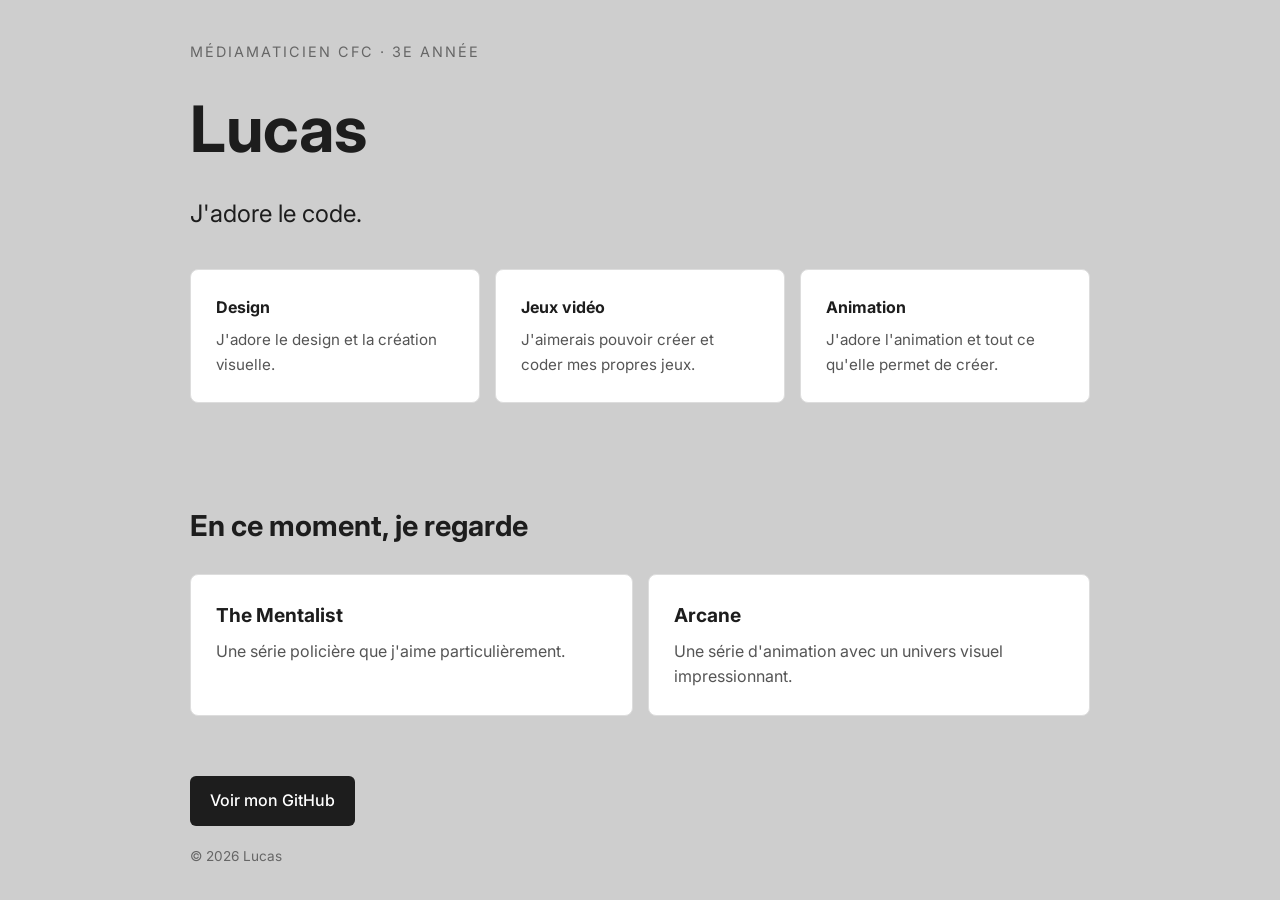
<file: index.html>
<!DOCTYPE html>
<html lang="fr">

<head>
    <meta charset="UTF-8">
    <meta name="viewport" content="width=device-width, initial-scale=1.0">
    <title>Lucas — Présentation</title>

    <style>
        @import url('https://fonts.googleapis.com/css2?family=Inter:wght@400;500;700&display=swap');

        * {
            box-sizing: border-box;
            margin: 0;
            padding: 0;
        }

        body {
            font-family: 'Inter', sans-serif;
            background-color: #cecece;
            color: #1d1d1d;
            line-height: 1.6;
        }

        .conteneur {
            width: 90%;
            max-width: 900px;
            margin: 0 auto;
        }

        header {
            min-height: 80vh;
            display: flex;
            align-items: center;
        }

        .presentation {
            width: 100%;
        }

        .petit-texte {
            font-size: 0.9rem;
            color: #666666;
            margin-bottom: 15px;
            text-transform: uppercase;
            letter-spacing: 2px;
            padding-top: 40px;
        }

        h1 {
            font-size: 4rem;
            margin-bottom: 15px;
        }

        .phrase {
            font-size: 1.5rem;
            margin-bottom: 35px;
            max-width: 600px;
        }

        .competences {
            display: grid;
            grid-template-columns: repeat(3, 1fr);
            gap: 15px;
            margin-bottom: 40px;
        }

        .competence {
            background-color: #ffffff;
            border: 1px solid #dddddd;
            padding: 25px;
            border-radius: 8px;
        }

        .competence h2 {
            font-size: 1rem;
            margin-bottom: 8px;
        }

        .competence p {
            font-size: 0.95rem;
            color: #555555;
        }

        .github {
            display: inline-block;
            padding: 12px 20px;
            background-color: #1d1d1d;
            color: #ffffff;
            text-decoration: none;
            border-radius: 6px;
            font-weight: 500;
        }

        .github:hover {
            background-color: #444444;
        }

        .en-ce-moment {
            padding: 60px 0;
        }

        .en-ce-moment h2 {
            font-size: 1.8rem;
            margin-bottom: 25px;
        }

        .series {
            display: grid;
            grid-template-columns: repeat(2, 1fr);
            gap: 15px;
        }

        .serie {
            background-color: #ffffff;
            border: 1px solid #dddddd;
            padding: 25px;
            border-radius: 8px;
        }

        .serie h3 {
            font-size: 1.2rem;
            margin-bottom: 8px;
        }

        .serie p {
            color: #555555;
        }

        footer {
            padding: 20px 0;
            color: #666666;
            font-size: 0.85rem;
        }

        /* Adaptation pour les petits écrans */
        @media (max-width: 650px) {
            header {
                min-height: auto;
                padding: 80px 0;
            }

            h1 {
                font-size: 3rem;
            }

            .phrase {
                font-size: 1.2rem;
            }

            .competences,
            .series {
                grid-template-columns: 1fr;
            }
        }
    </style>
</head>

<body>

    <main class="conteneur">
        <header>
            <div class="presentation">
                <p class="petit-texte">Médiamaticien CFC · 3e année</p>

                <h1>Lucas</h1>

                <p class="phrase">J'adore le code.</p>

                <section class="competences">
                    <article class="competence">
                        <h2>Design</h2>
                        <p>J'adore le design et la création visuelle.</p>
                    </article>

                    <article class="competence">
                        <h2>Jeux vidéo</h2>
                        <p>J'aimerais pouvoir créer et coder mes propres jeux.</p>
                    </article>

                    <article class="competence">
                        <h2>Animation</h2>
                        <p>J'adore l'animation et tout ce qu'elle permet de créer.</p>
                    </article>
                </section>
                <section class="en-ce-moment">
                    <h2>En ce moment, je regarde</h2>
                    <div class="series">
                        <article class="serie">
                            <h3>The Mentalist</h3>
                            <p>Une série policière que j'aime particulièrement.</p>
                        </article>
                        <article class="serie">
                            <h3>Arcane</h3>
                            <p>Une série d'animation avec un univers visuel impressionnant.</p>
                        </article>
                    </div>
                </section>
                <a class="github" href="https://github.com/LeLucas1610" target="_blank">
                    Voir mon GitHub
                </a>
            </div>
        </header>

        <footer>
            <p>© 2026 Lucas</p> <!-- pas demandé -->
        </footer>
    </main>

</body>

</html>
</file>
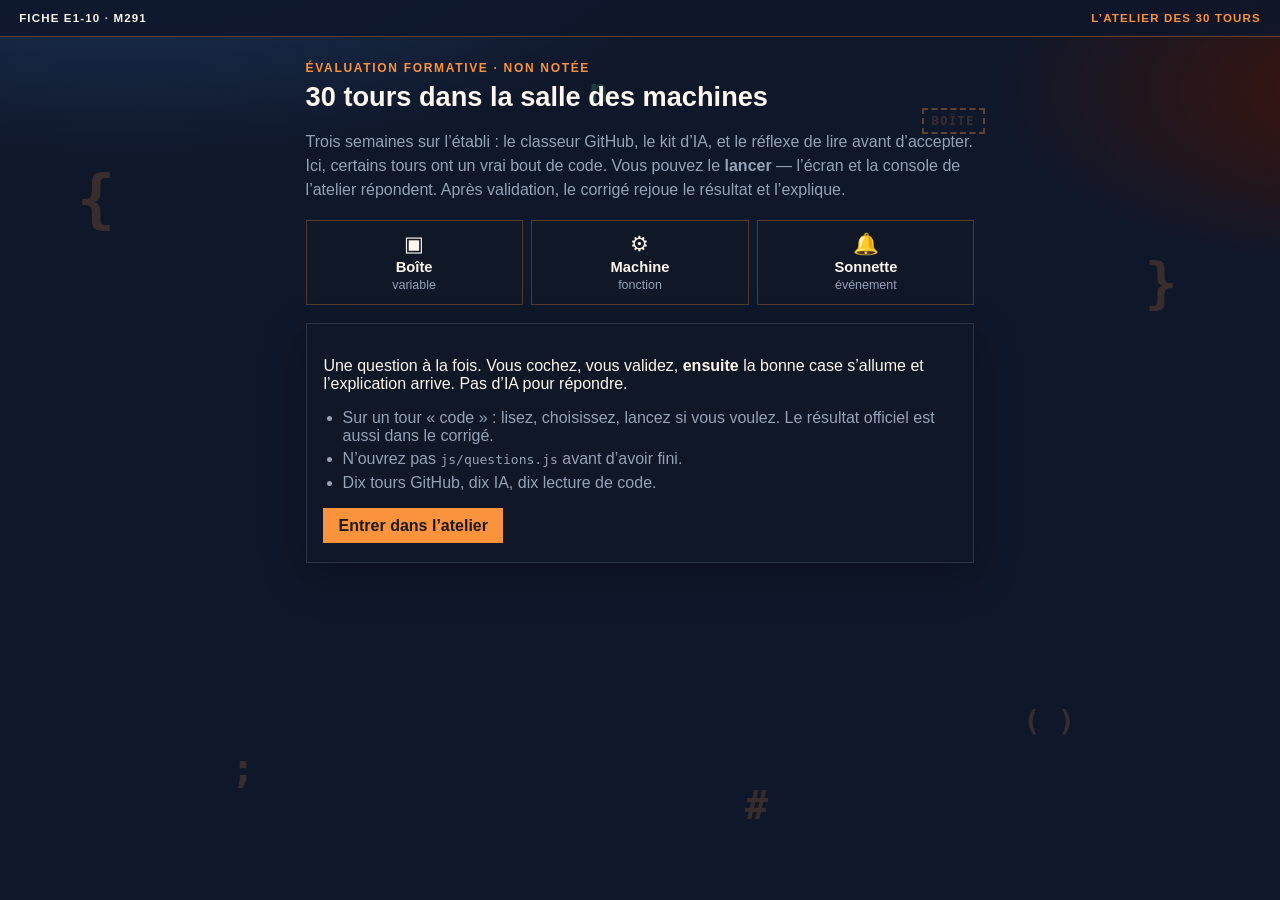
<file: e1-10-evaluation-formative/index.html>
<!DOCTYPE html>
<html lang="fr">
<head>
  <meta charset="utf-8">
  <meta name="viewport" content="width=device-width, initial-scale=1">
  <title>e1-10 — L’atelier des 30 tours</title>
  <link rel="stylesheet" href="css/style.css">
</head>
<body>
  <div class="sky" aria-hidden="true">
    <span class="glyph g1">{</span>
    <span class="glyph g2">}</span>
    <span class="glyph g3">;</span>
    <span class="glyph g4">( )</span>
    <span class="glyph g5">n</span>
    <span class="glyph g6">#</span>
    <span class="box-float">boîte</span>
  </div>
  <header>
    <span class="badge-tour">Fiche e1-10 · M291</span>
    <span class="badge-atelier">L’atelier des 30 tours</span>
  </header>
  <main>
    <section id="vue-intro">
      <p class="kicker">Évaluation formative · non notée</p>
      <h1>30 tours dans la salle des machines</h1>
      <p class="lead">Trois semaines sur l’établi : le classeur GitHub, le kit d’IA, et le réflexe de lire avant d’accepter. Ici, certains tours ont un vrai bout de code. Vous pouvez le <strong>lancer</strong> — l’écran et la console de l’atelier répondent. Après validation, le corrigé rejoue le résultat et l’explique.</p>
      <div class="machines" aria-hidden="true">
        <div class="machine"><span class="ico">▣</span><strong>Boîte</strong><em>variable</em></div>
        <div class="machine"><span class="ico">⚙</span><strong>Machine</strong><em>fonction</em></div>
        <div class="machine"><span class="ico">🔔</span><strong>Sonnette</strong><em>événement</em></div>
      </div>
      <div class="card intro-card">
        <p>Une question à la fois. Vous cochez, vous validez, <strong>ensuite</strong> la bonne case s’allume et l’explication arrive. Pas d’IA pour répondre.</p>
        <ul class="intro-list">
          <li>Sur un tour « code » : lisez, choisissez, lancez si vous voulez. Le résultat officiel est aussi dans le corrigé.</li>
          <li>N’ouvrez pas <code>js/questions.js</code> avant d’avoir fini.</li>
          <li>Dix tours GitHub, dix IA, dix lecture de code.</li>
        </ul>
        <button type="button" id="commencer">Entrer dans l’atelier</button>
      </div>
    </section>

    <section id="vue-quiz" class="hidden">
      <p class="progress">
        <span id="compteur">Tour 1 / 30</span>
        <span id="theme"></span>
      </p>
      <div class="bar"><span id="barre"></span></div>
      <div class="card quiz-card">
        <h2 class="question" id="question"></h2>
        <div id="lab-slot"></div>
        <fieldset>
          <legend>Choix</legend>
          <div id="choix"></div>
        </fieldset>
        <div class="row">
          <button type="button" id="valider" disabled>Valider cette réponse</button>
          <button type="button" class="ghost hidden" id="suivante">Tour suivant</button>
        </div>
        <div id="explique" class="explain hidden"></div>
      </div>
    </section>

    <section id="vue-fin" class="hidden">
      <p class="kicker">Fin de service</p>
      <h1>Bilan de l’atelier</h1>
      <p class="score" id="score">0 / 30</p>
      <p class="lead" id="phrase-score"></p>
      <p class="muted">Les tours manqués ont un fond rose. Relisez, relancez le code s’il y en a un, puis recommencez si vous voulez.</p>
      <div class="row">
        <button type="button" id="recommencer">Recommencer les 30 tours</button>
      </div>
      <div class="review" id="revue"></div>
    </section>
  </main>
  <div id="confetti" aria-hidden="true"></div>
  <script src="js/questions.js"></script>
  <script src="js/app.js"></script>
</body>
</html>
</file>
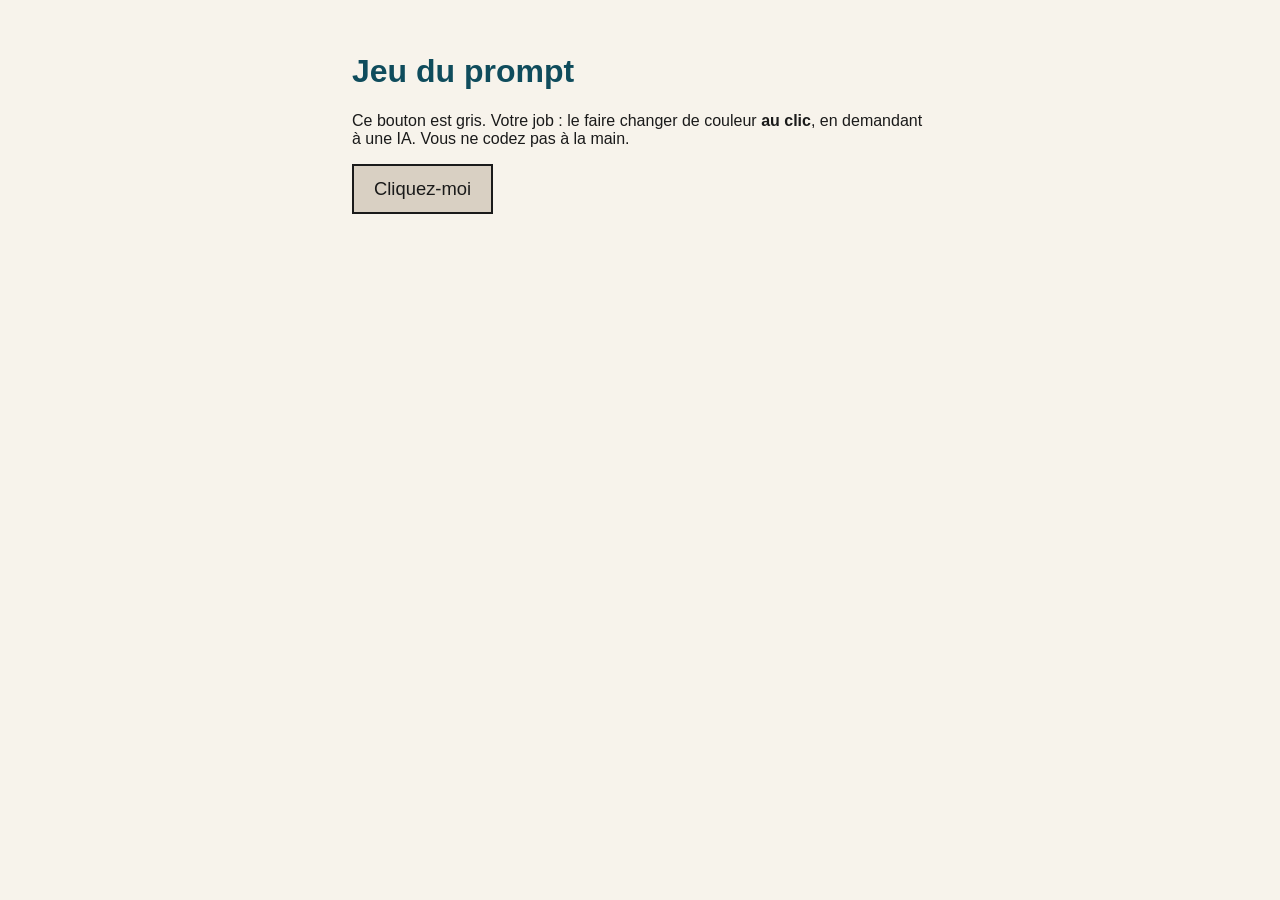
<file: e1-5-jeu-du-prompt/index.html>
<!-- <!DOCTYPE html>
<html lang="fr" xmlns:mso="urn:schemas-microsoft-com:office:office"
  xmlns:msdt="uuid:C2F41010-65B3-11d1-A29F-00AA00C14882">

<head>
  <meta charset="utf-8">
  <meta name="viewport" content="width=device-width, initial-scale=1">
  <title>Jeu du prompt — e1-5</title>
  <style>
    /* Mise en page simple : on n’y touche pas pendant l’exercice. */
    body {
      margin: 0;
      font-family: Arial, Helvetica, sans-serif;
      background: #f7f3eb;
      color: #1a1a1a;
      padding: 2rem 1.25rem;
    }

    main {
      max-width: 36rem;
      margin: 0 auto;
    }

    h1 {
      color: #0f4c5c;
    }

    /* Le bouton à transformer. Son id est "magic" : citez-le dans le prompt. */
    #magic {
      font-size: 1.15rem;
      padding: 0.75rem 1.25rem;
      border: 2px solid #1a1a1a;
      background: #d9d0c3;
      color: #1a1a1a;
      cursor: pointer;
    }
  </style>
</head>

<body>
  <main>
    <h1>Jeu du prompt</h1>
    <p>Ce bouton est gris. Votre job : le faire changer de couleur <strong>au clic</strong>, en demandant à une IA. Vous
      ne codez pas à la main.</p>
    <button type="button" id="magic">Cliquez-moi</button>
  </main>

  <script>
    const magic = document.getElementById("magic");

    magic.addEventListener("click", function () {
      magic.style.backgroundColor = "#e36414";
      magic.style.color = "white";
    });

    magic.addEventListener("dblclick", function () {
      magic.style.backgroundColor = "#0f4c5c";
      magic.style.color = "white";
    });
  </script>
</body>

</html> -->

<!DOCTYPE html>
<html lang="fr" xmlns:mso="urn:schemas-microsoft-com:office:office" xmlns:msdt="uuid:C2F41010-65B3-11d1-A29F-00AA00C14882">
<head>
  <meta charset="utf-8">
  <meta name="viewport" content="width=device-width, initial-scale=1">
  <title>Jeu du prompt — e1-5</title>
  <style>
    /* Mise en page simple : on n’y touche pas pendant l’exercice. */
    body {
      margin: 0;
      font-family: Arial, Helvetica, sans-serif;
      background: #f7f3eb;
      color: #1a1a1a;
      padding: 2rem 1.25rem;
    }
    main { max-width: 36rem; margin: 0 auto; }
    h1 { color: #0f4c5c; }

    /* Le bouton à transformer. Son id est "magic" : citez-le dans le prompt. */
    #magic {
      font-size: 1.15rem;
      padding: 0.75rem 1.25rem;
      border: 2px solid #1a1a1a;
      background: #d9d0c3;
      color: #1a1a1a;
      cursor: pointer;
    }
  </style>

</head>
<body>
  <main>
    <h1>Jeu du prompt</h1>
    <p>Ce bouton est gris. Votre job : le faire changer de couleur <strong>au clic</strong>, en demandant à une IA. Vous ne codez pas à la main.</p>
    <button type="button" id="magic">Cliquez-moi</button>
  </main>

  <script>
    document.getElementById('magic').addEventListener('click', function() {
      this.style.backgroundColor = '#e36414';
      this.style.color = '#ffffff';
    });
  </script>
</body>
</html>
</file>
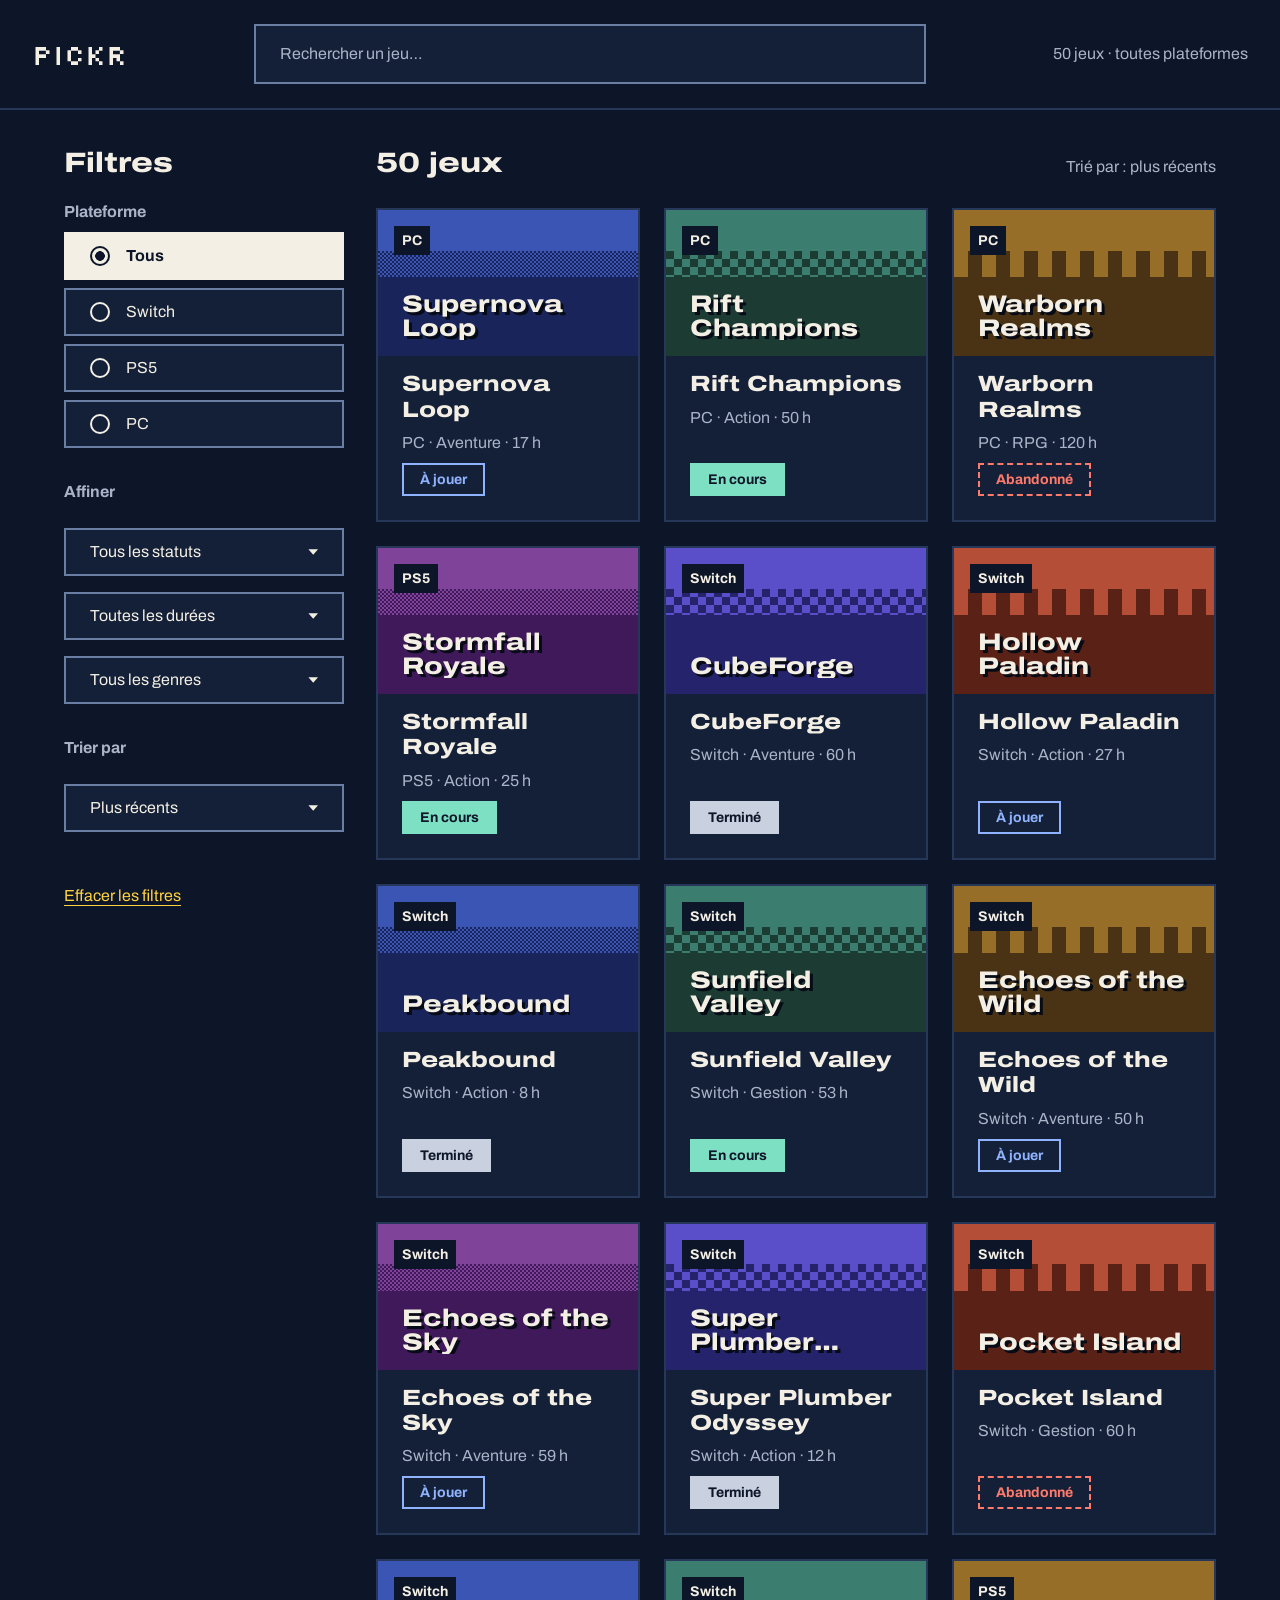
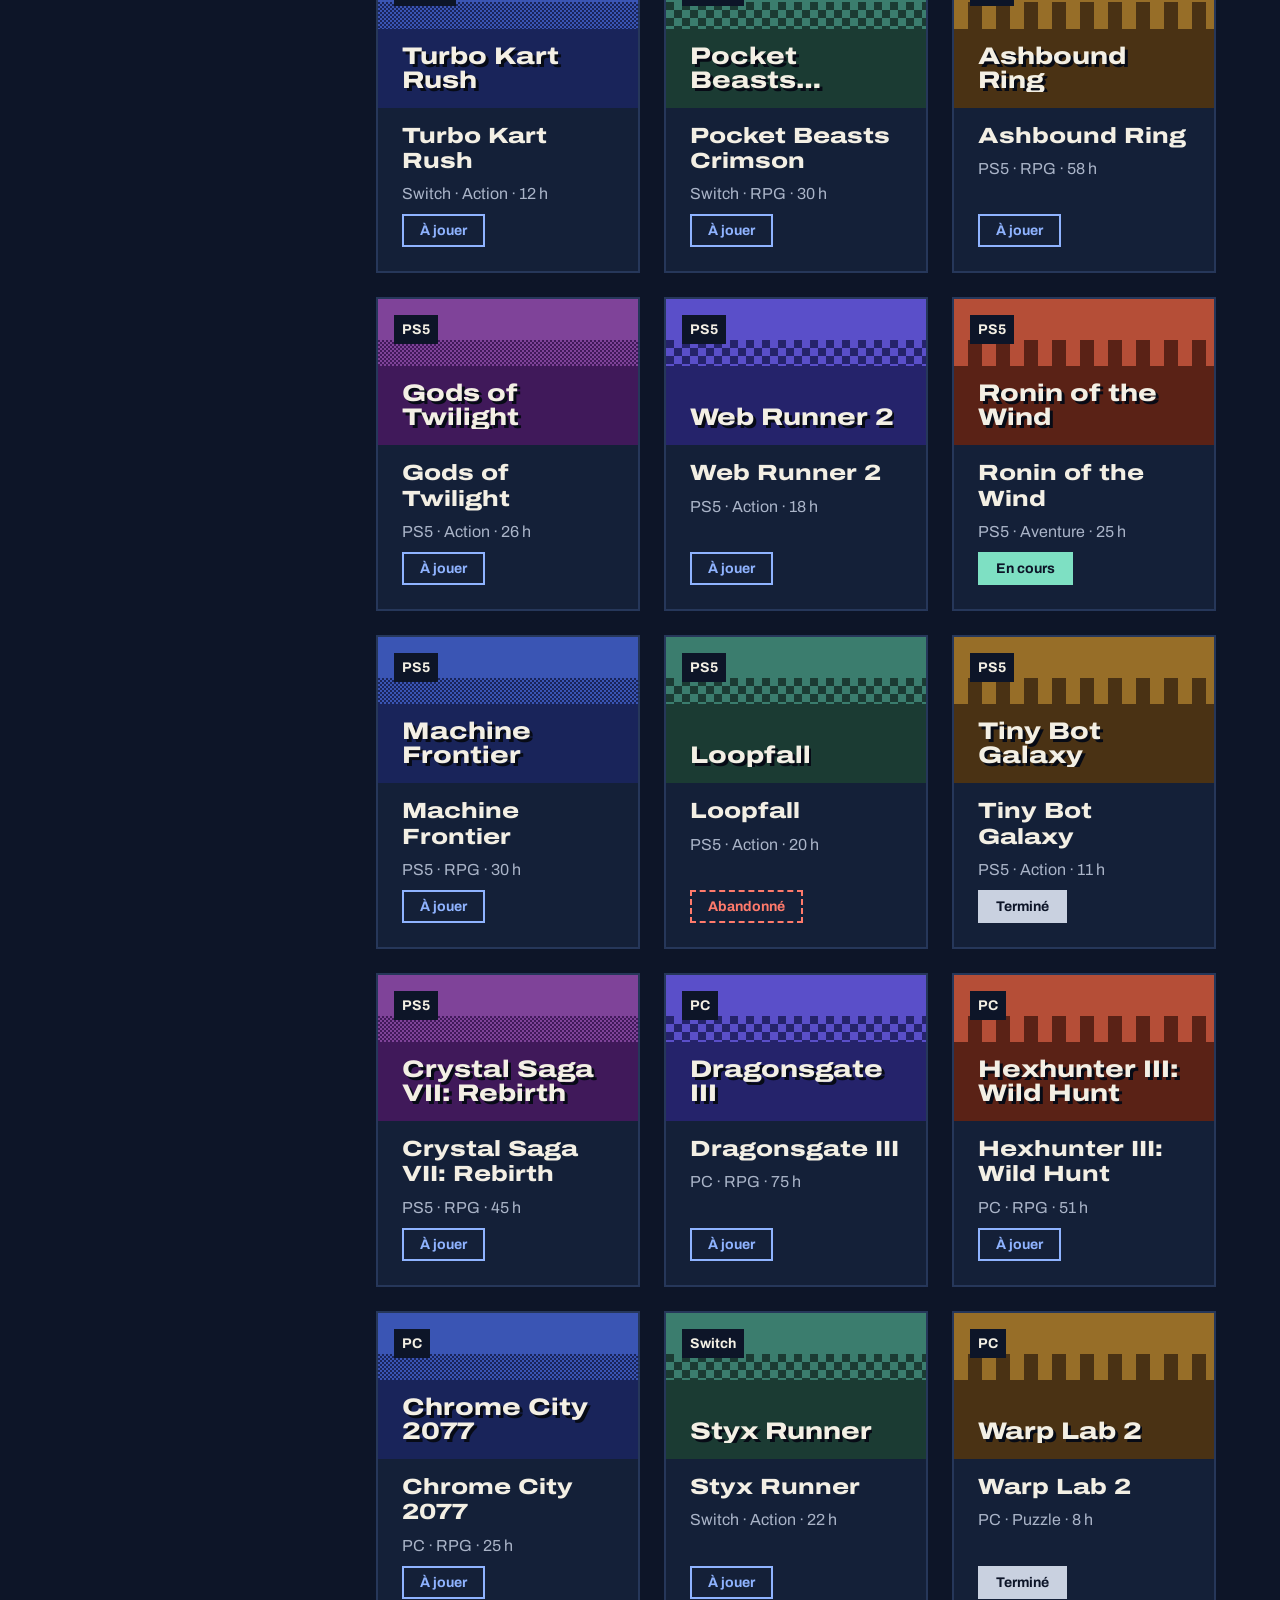
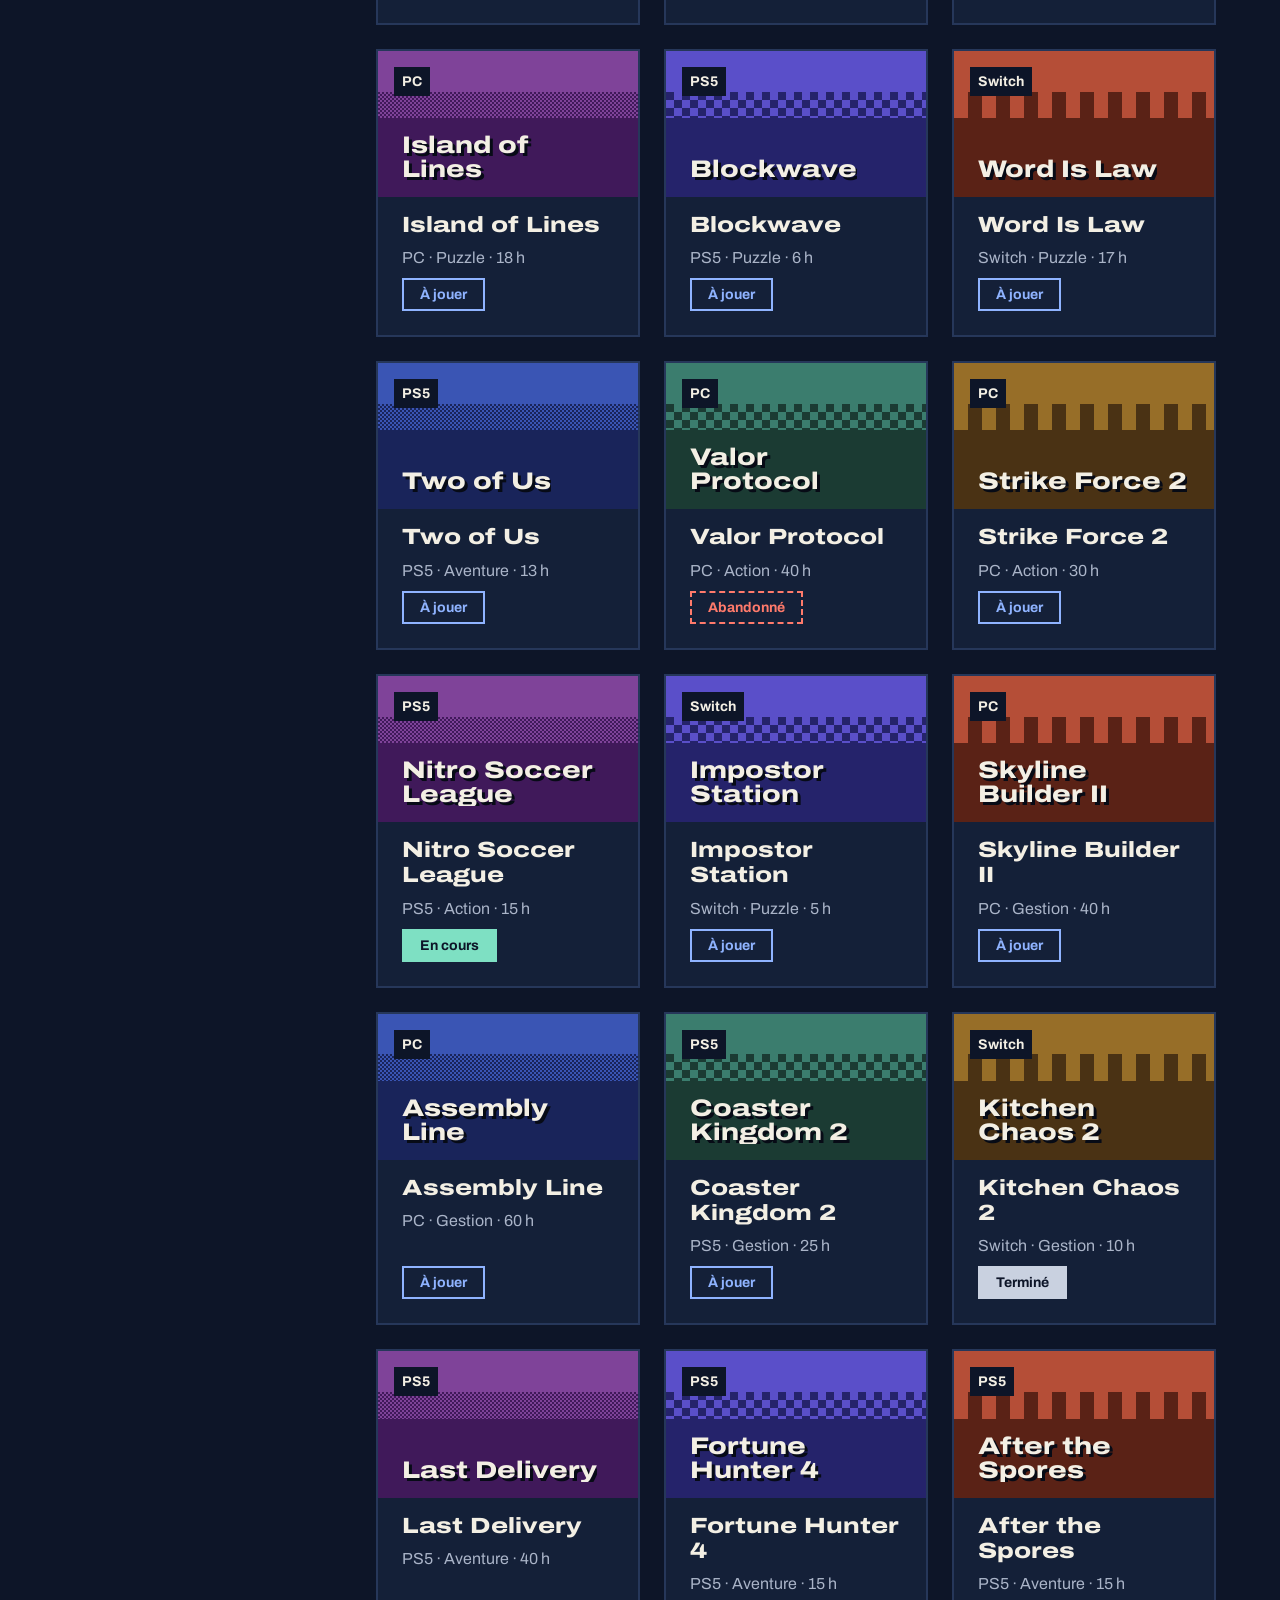
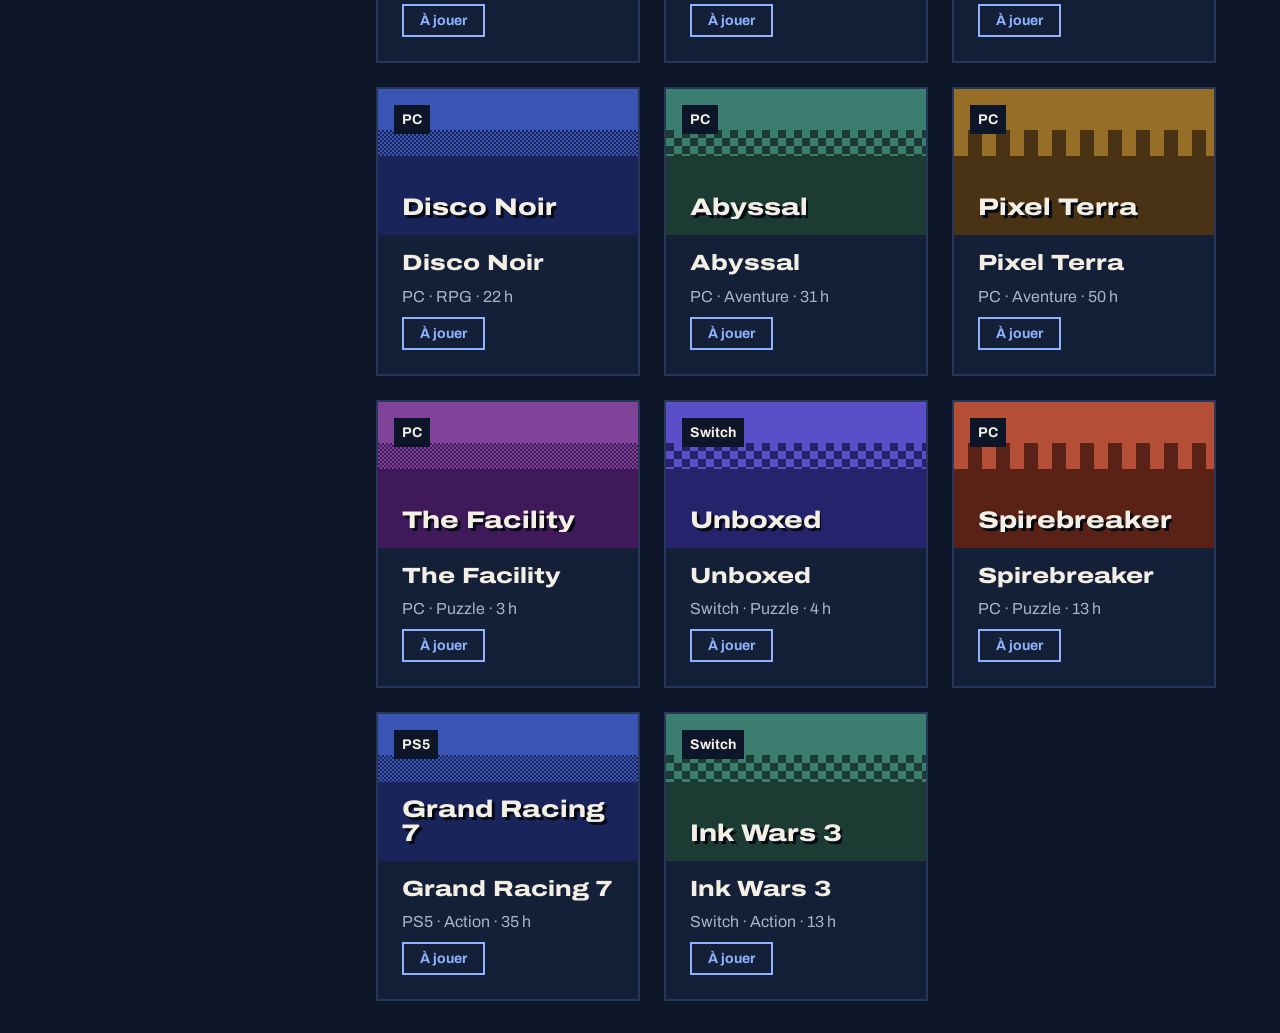
<file: Ecran-accueil/index.html>
<!DOCTYPE html>
<html lang="fr">
<head>
  <meta charset="utf-8">
  <meta name="viewport" content="width=device-width, initial-scale=1">
  <title>PICKR — Ta bibliothèque de jeux</title>

  <link rel="icon" href="favicon.svg" type="image/svg+xml">
  <link rel="icon" href="favicon.png" type="image/png" sizes="32x32">

  <!-- 2 polices : Silkscreen (logo) + Archivo (titres et texte, avec axe de largeur) -->
  <link rel="preconnect" href="https://fonts.googleapis.com">
  <link rel="preconnect" href="https://fonts.gstatic.com" crossorigin>
  <link rel="stylesheet" href="https://fonts.googleapis.com/css2?family=Archivo:wdth,wght@100..125,400..800&family=Silkscreen&display=swap">

  <link rel="stylesheet" href="style.css">
</head>
<body>

  <header class="entete">
    <h1 class="logo">PICKR</h1>
    <p class="entete__compteur">50 jeux · toutes plateformes</p>

    <form class="recherche" role="search" action="#">
      <label for="recherche" class="sr-only">Rechercher un jeu par titre</label>
      <input type="search" id="recherche" name="q" class="recherche__champ" placeholder="Rechercher un jeu…">
    </form>
  </header>

  <main class="page">

    <!-- FILTRES : barre fixe en bas sur mobile, barre latérale dès 700px -->
    <form class="filtres" aria-labelledby="titre-filtres" action="#">
      <h2 id="titre-filtres" class="filtres__titre">Filtres</h2>

      <fieldset class="plateformes">
        <legend class="filtres__groupe sr-only-mobile">Plateforme</legend>

        <input type="radio" name="plateforme" id="pf-tous" value="tous" class="sr-only" checked>
        <label for="pf-tous" class="plateforme">Tous</label>

        <input type="radio" name="plateforme" id="pf-switch" value="switch" class="sr-only">
        <label for="pf-switch" class="plateforme">Switch</label>

        <input type="radio" name="plateforme" id="pf-ps5" value="ps5" class="sr-only">
        <label for="pf-ps5" class="plateforme">PS5</label>

        <input type="radio" name="plateforme" id="pf-pc" value="pc" class="sr-only">
        <label for="pf-pc" class="plateforme">PC</label>
      </fieldset>

      <p class="filtres__groupe filtres__desktop">Affiner</p>

      <!-- name="panneau" : un seul panneau ouvert à la fois, sans JS -->
      <details class="panneau" name="panneau">
        <summary class="panneau__bouton">
          <span class="texte-mobile">Statut</span><span class="texte-desktop">Tous les statuts</span>
        </summary>
        <fieldset class="panneau__contenu">
          <legend class="sr-only">Statut</legend>
          <label><input type="radio" name="statut" value="tous" checked> Tous</label>
          <label><input type="radio" name="statut" value="a-jouer"> À jouer</label>
          <label><input type="radio" name="statut" value="en-cours"> En cours</label>
          <label><input type="radio" name="statut" value="termine"> Terminé</label>
          <label><input type="radio" name="statut" value="abandonne"> Abandonné</label>
        </fieldset>
      </details>

      <details class="panneau" name="panneau">
        <summary class="panneau__bouton">
          <span class="texte-mobile">Durée</span><span class="texte-desktop">Toutes les durées</span>
        </summary>
        <fieldset class="panneau__contenu">
          <legend class="sr-only">Durée estimée</legend>
          <label><input type="radio" name="duree" value="toutes" checked> Toutes</label>
          <label><input type="radio" name="duree" value="moins-10"> &lt;10h</label>
          <label><input type="radio" name="duree" value="10-20"> 10h-20h</label>
          <label><input type="radio" name="duree" value="20-40"> 20-40h</label>
          <label><input type="radio" name="duree" value="plus-40"> &gt;40h</label>
        </fieldset>
      </details>

      <details class="panneau" name="panneau">
        <summary class="panneau__bouton">
          <span class="texte-mobile">Genre</span><span class="texte-desktop">Tous les genres</span>
        </summary>
        <fieldset class="panneau__contenu">
          <legend class="sr-only">Genre</legend>
          <label><input type="radio" name="genre" value="tous" checked> Tous</label>
          <label><input type="radio" name="genre" value="action"> Action</label>
          <label><input type="radio" name="genre" value="aventure"> Aventure</label>
          <label><input type="radio" name="genre" value="gestion"> Gestion</label>
          <label><input type="radio" name="genre" value="puzzle"> Puzzle</label>
          <label><input type="radio" name="genre" value="rpg"> RPG</label>
        </fieldset>
      </details>

      <p class="filtres__groupe filtres__desktop">Trier par</p>

      <details class="panneau" name="panneau">
        <summary class="panneau__bouton">
          <span class="texte-mobile">Tri</span><span class="texte-desktop">Plus récents</span>
        </summary>
        <fieldset class="panneau__contenu">
          <legend class="sr-only">Trier par</legend>
          <label><input type="radio" name="tri" value="recents" checked> Plus récents</label>
          <label><input type="radio" name="tri" value="courts"> Plus courts d'abord</label>
          <label><input type="radio" name="tri" value="longs"> Plus longs d'abord</label>
        </fieldset>
      </details>

      <!-- type="reset" remet tous les filtres à zéro sans JS -->
      <button type="reset" class="filtres__effacer filtres__desktop">Effacer les filtres</button>
    </form>

    <!-- LISTE DES JEUX -->
    <section class="bibliotheque" aria-labelledby="titre-liste">
      <div class="bibliotheque__entete sr-only-mobile">
        <h2 id="titre-liste" class="bibliotheque__titre">50 jeux</h2>
        <p class="bibliotheque__tri">Trié par : plus récents</p>
      </div>

      <section id="liste-cartes" class="cartes-grille cartes">
        <!-- Les cartes seront injectées ici par app.js -->
      </section>
    </section>
  </main>

  <script src="js/app.js"></script>
</body>
</html>
</file>
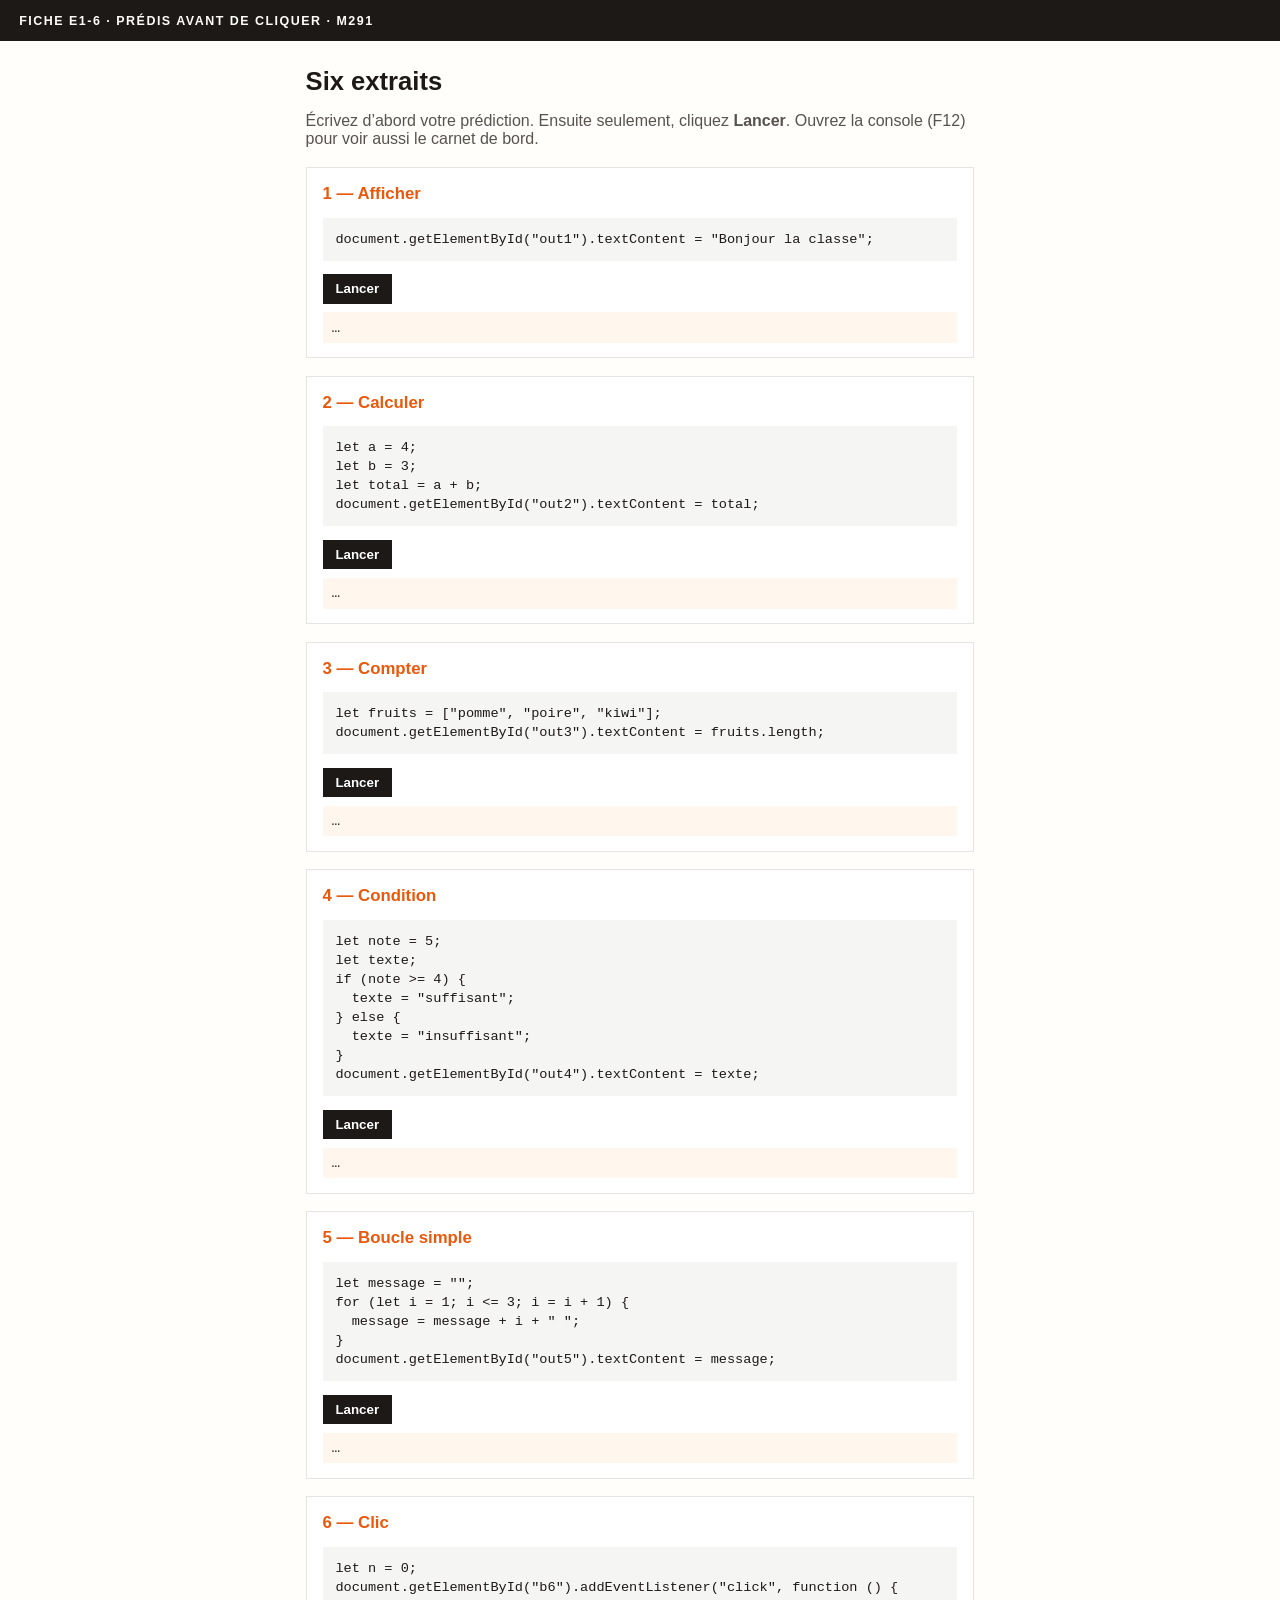
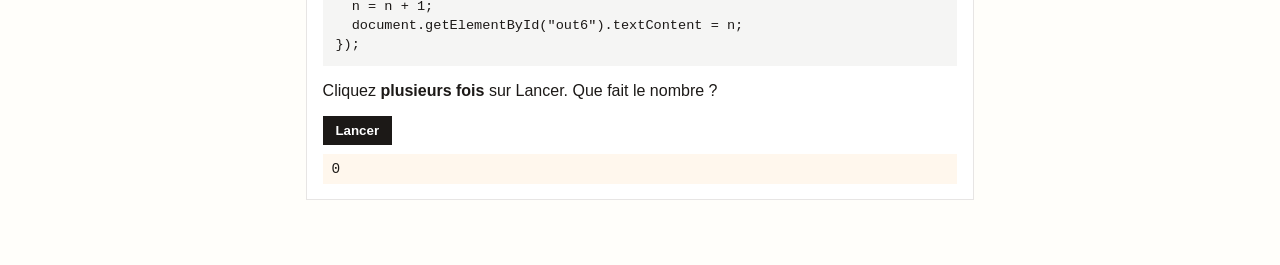
<file: e1-6-predis-avant-de-cliquer/six-extraits.html>
<!DOCTYPE html>
<html lang="fr" xmlns:mso="urn:schemas-microsoft-com:office:office" xmlns:msdt="uuid:C2F41010-65B3-11d1-A29F-00AA00C14882">
<head>
  <meta charset="utf-8">
  <meta name="viewport" content="width=device-width, initial-scale=1">
  <title>e1-6 — Prédis avant de cliquer</title>
  <style>
    :root { --ink:#1c1917; --band:#1c1917; --accent:#ea580c; --bg:#fffefa; --paper:#f5f5f4; }
    * { box-sizing: border-box; }
    body { margin:0; font-family: Arial, Helvetica, sans-serif; background:var(--bg); color:var(--ink); }
    header { background:var(--band); color:#fffefa; padding:0.85rem 1.2rem; letter-spacing:.12em; text-transform:uppercase; font-size:.78rem; font-weight:700; }
    main { max-width: 44rem; margin:0 auto; padding:1.4rem 1.1rem 3rem; }
    h1 { font-size:1.6rem; margin:.2rem 0 0.6rem; }
    .lead { color:#57534e; margin-bottom:1.2rem; }
    article { background:#fff; border:1px solid #e7e5e4; margin:0 0 1.1rem; padding:1rem 1rem 0.9rem; }
    article h2 { margin:0 0 .4rem; font-size:1.05rem; color:var(--accent); }
    pre { background:var(--paper); padding:.75rem .8rem; overflow:auto; font-size:.85rem; line-height:1.4; }
    button { background:var(--band); color:#fff; border:0; padding:.45rem .8rem; font-weight:700; cursor:pointer; }
    button:hover { background:var(--accent); }
    .out { min-height:1.4rem; margin:.55rem 0 0; padding:.45rem .55rem; background:#fff7ed; font-family: ui-monospace, monospace; font-size:.9rem; }
  </style>

<!--[if gte mso 9]><xml>
<mso:CustomDocumentProperties>
<mso:xd_Signature msdt:dt="string"></mso:xd_Signature>
<mso:display_urn_x003a_schemas-microsoft-com_x003a_office_x003a_office_x0023_Editor msdt:dt="string">Marc D�nervaud</mso:display_urn_x003a_schemas-microsoft-com_x003a_office_x003a_office_x0023_Editor>
<mso:Order msdt:dt="string">10534500.0000000</mso:Order>
<mso:display_urn_x003a_schemas-microsoft-com_x003a_office_x003a_office_x0023_Author msdt:dt="string">Marc D�nervaud</mso:display_urn_x003a_schemas-microsoft-com_x003a_office_x003a_office_x0023_Author>
<mso:xd_ProgID msdt:dt="string"></mso:xd_ProgID>
<mso:_ExtendedDescription msdt:dt="string"></mso:_ExtendedDescription>
<mso:ComplianceAssetId msdt:dt="string"></mso:ComplianceAssetId>
<mso:TemplateUrl msdt:dt="string"></mso:TemplateUrl>
<mso:ContentTypeId msdt:dt="string">0x010100B084A62CD3C5F842BB23EB74256B6499</mso:ContentTypeId>
<mso:TriggerFlowInfo msdt:dt="string"></mso:TriggerFlowInfo>
<mso:_SourceUrl msdt:dt="string"></mso:_SourceUrl>
<mso:_SharedFileIndex msdt:dt="string"></mso:_SharedFileIndex>
</mso:CustomDocumentProperties>
</xml><![endif]-->
</head>
<body>
  <header>Fiche e1-6 · Prédis avant de cliquer · M291</header>
  <main>
    <h1>Six extraits</h1>
    <p class="lead">Écrivez d’abord votre prédiction. Ensuite seulement, cliquez <strong>Lancer</strong>. Ouvrez la console (F12) pour voir aussi le carnet de bord.</p>

    <article>
      <h2>1 — Afficher</h2>
      <pre>document.getElementById("out1").textContent = "Bonjour la classe";</pre>
      <button type="button" id="b1">Lancer</button>
      <div class="out" id="out1">…</div>
    </article>

    <article>
      <h2>2 — Calculer</h2>
      <pre>let a = 4;
let b = 3;
let total = a + b;
document.getElementById("out2").textContent = total;</pre>
      <button type="button" id="b2">Lancer</button>
      <div class="out" id="out2">…</div>
    </article>

    <article>
      <h2>3 — Compter</h2>
      <pre>let fruits = ["pomme", "poire", "kiwi"];
document.getElementById("out3").textContent = fruits.length;</pre>
      <button type="button" id="b3">Lancer</button>
      <div class="out" id="out3">…</div>
    </article>

    <article>
      <h2>4 — Condition</h2>
      <pre>let note = 5;
let texte;
if (note >= 4) {
  texte = "suffisant";
} else {
  texte = "insuffisant";
}
document.getElementById("out4").textContent = texte;</pre>
      <button type="button" id="b4">Lancer</button>
      <div class="out" id="out4">…</div>
    </article>

    <article>
      <h2>5 — Boucle simple</h2>
      <pre>let message = "";
for (let i = 1; i <= 3; i = i + 1) {
  message = message + i + " ";
}
document.getElementById("out5").textContent = message;</pre>
      <button type="button" id="b5">Lancer</button>
      <div class="out" id="out5">…</div>
    </article>

    <article>
      <h2>6 — Clic</h2>
      <pre>let n = 0;
document.getElementById("b6").addEventListener("click", function () {
  n = n + 1;
  document.getElementById("out6").textContent = n;
});</pre>
      <p>Cliquez <strong>plusieurs fois</strong> sur Lancer. Que fait le nombre ?</p>
      <button type="button" id="b6">Lancer</button>
      <div class="out" id="out6">0</div>
    </article>
  </main>
  <script>
    document.getElementById("b1").addEventListener("click", function () {
      document.getElementById("out1").textContent = "Bonjour la classe";
      console.log("extrait 1 : texte affiché");
    });
    document.getElementById("b2").addEventListener("click", function () {
      let a = 4;
      let b = 3;
      let total = a + b;
      document.getElementById("out2").textContent = total;
      console.log("extrait 2 :", total);
    });
    document.getElementById("b3").addEventListener("click", function () {
      let fruits = ["pomme", "poire", "kiwi"];
      document.getElementById("out3").textContent = fruits.length;
      console.log("extrait 3 :", fruits.length);
    });
    document.getElementById("b4").addEventListener("click", function () {
      let note = 5;
      let texte;
      if (note >= 4) {
        texte = "suffisant";
      } else {
        texte = "insuffisant";
      }
      document.getElementById("out4").textContent = texte;
      console.log("extrait 4 :", texte);
    });
    document.getElementById("b5").addEventListener("click", function () {
      let message = "";
      for (let i = 1; i <= 3; i = i + 1) {
        message = message + i + " ";
      }
      document.getElementById("out5").textContent = message;
      console.log("extrait 5 :", message);
    });
    let n = 0;
    document.getElementById("b6").addEventListener("click", function () {
      n = n + 1;
      document.getElementById("out6").textContent = n;
      console.log("extrait 6 :", n);
    });
  </script>
</body>
</html>
</file>
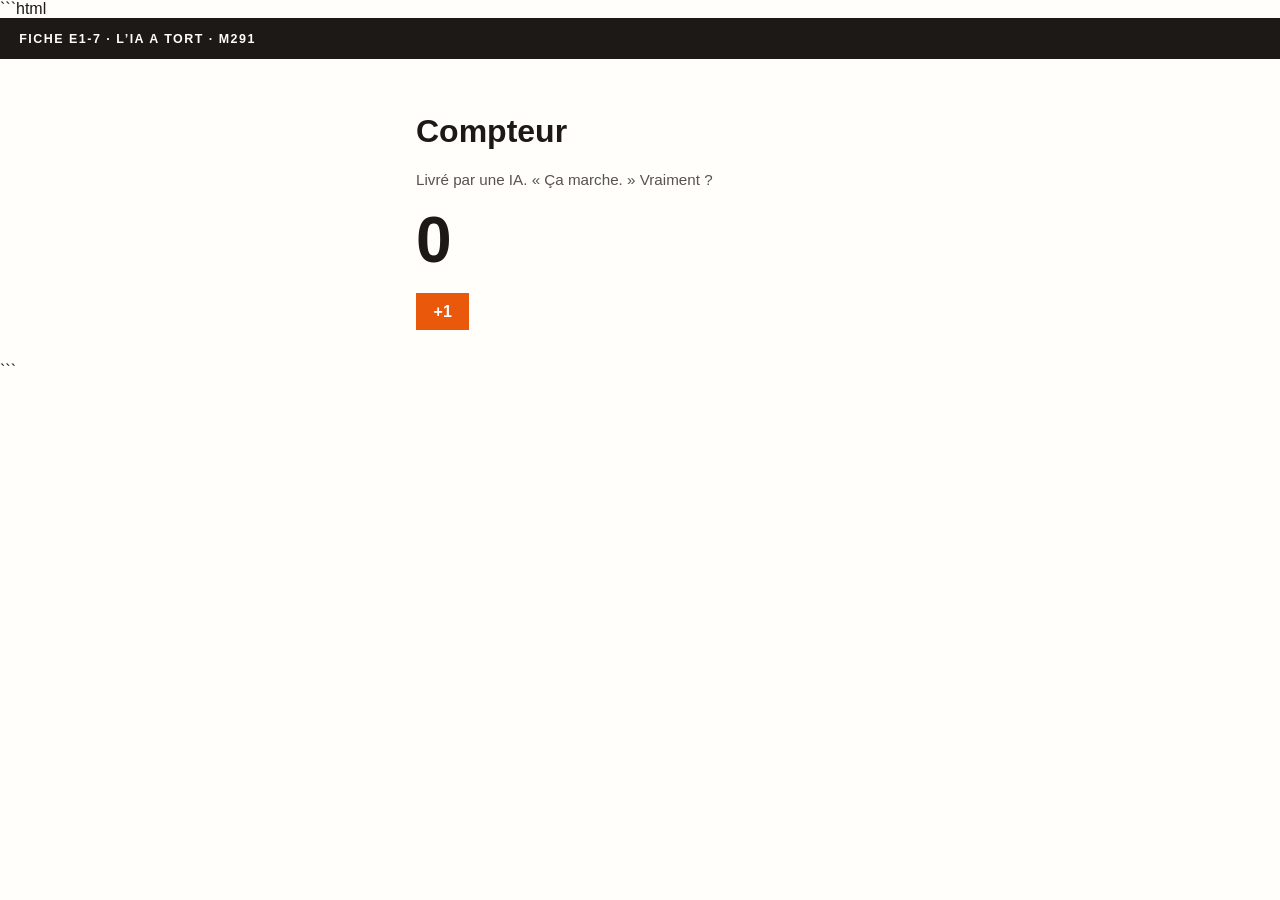
<file: e1-7-l-ia-a-tort/compteur.html>
```html
<!DOCTYPE html>
<html lang="fr">
<head>
  <meta charset="utf-8">
  <meta name="viewport" content="width=device-width, initial-scale=1">
  <title>Compteur — e1-7</title>

  <style>
    body {
      font-family: Arial, Helvetica, sans-serif;
      background: #fffefa;
      color: #1c1917;
      margin: 0;
    }

    header {
      background: #1c1917;
      color: #fffefa;
      padding: .85rem 1.2rem;
      letter-spacing: .12em;
      text-transform: uppercase;
      font-size: .78rem;
      font-weight: 700;
    }

    main {
      max-width: 28rem;
      margin: 0 auto;
      padding: 2rem 1.1rem;
    }

    .count {
      font-size: 4rem;
      font-weight: 700;
      margin: .4rem 0 1rem;
    }

    button {
      background: #ea580c;
      color: #fff;
      border: 0;
      padding: .6rem 1.1rem;
      font-size: 1rem;
      font-weight: 700;
      cursor: pointer;
    }

    .note {
      color: #57534e;
      font-size: .95rem;
    }
  </style>
</head>

<body>
  <header>Fiche e1-7 · L’IA a tort · M291</header>

  <main>
    <h1>Compteur</h1>
    <p class="note">Livré par une IA. « Ça marche. » Vraiment ?</p>

    <p class="count" id="affiche">0</p>

    <button type="button" id="plus">+1</button>
  </main>

  <script>
    let n = 0;

    const bouton = document.getElementById("plus");
    const affiche = document.getElementById("affiche");

    bouton.addEventListener("click", function () {
      n = n + 1;
      affiche.textContent = n;
    });
  </script>
</body>
</html>
```
</file>
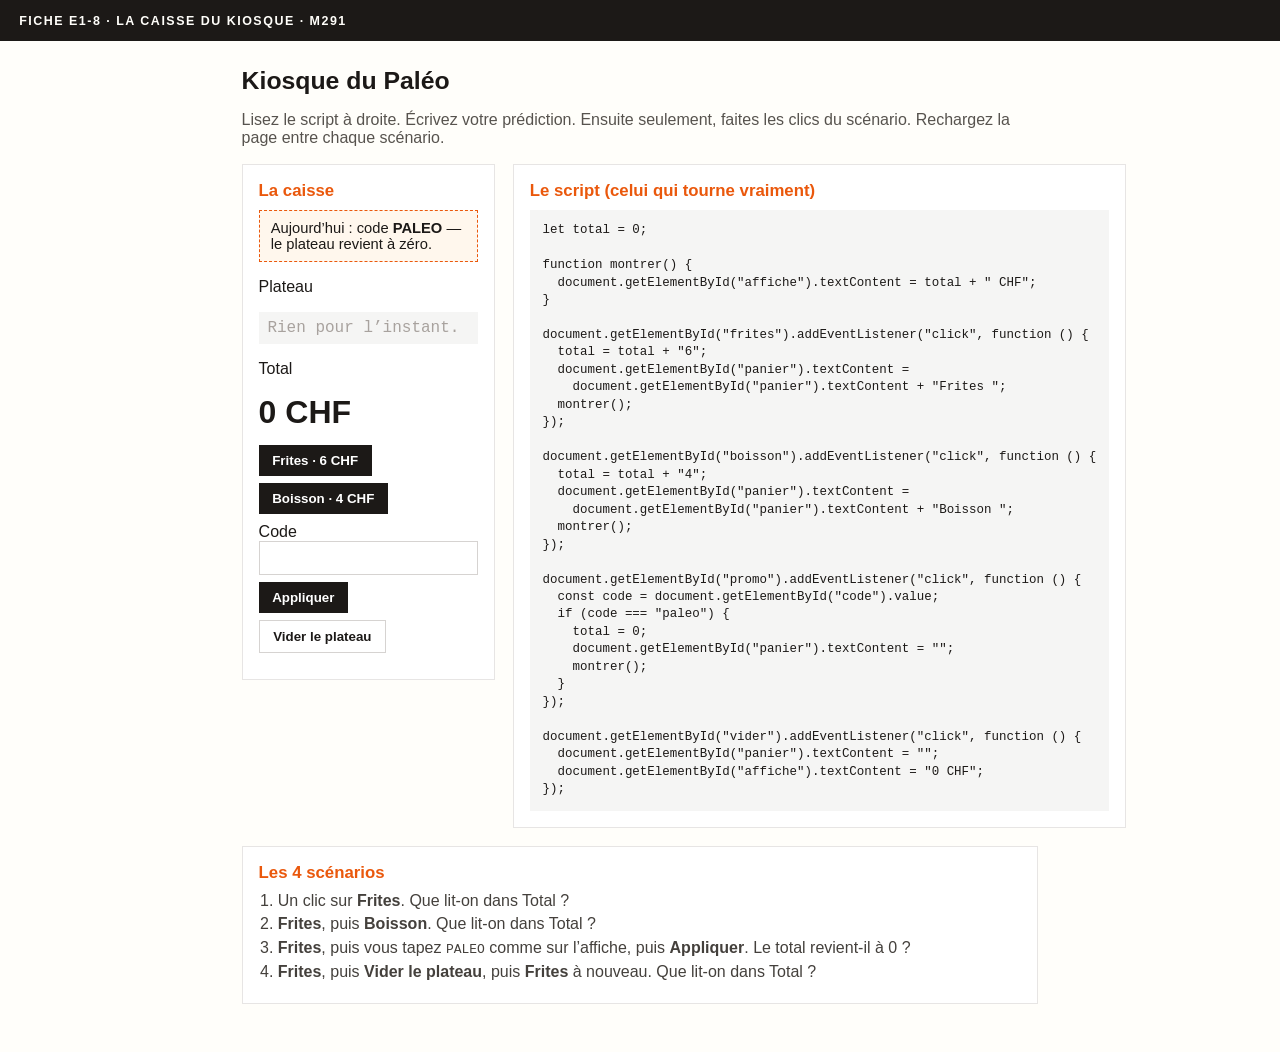
<file: e1-8-la-caisse-du-kiosque/caisse.html>
<!DOCTYPE html>
<html lang="fr">

<head>
  <meta charset="utf-8">
  <meta name="viewport" content="width=device-width, initial-scale=1">
  <title>e1-8 — La caisse du kiosque</title>
  <style>
    :root {
      --ink: #1c1917;
      --band: #1c1917;
      --accent: #ea580c;
      --bg: #fffefa;
      --paper: #f5f5f4;
    }

    * {
      box-sizing: border-box;
    }

    body {
      margin: 0;
      font-family: Arial, Helvetica, sans-serif;
      background: var(--bg);
      color: var(--ink);
    }

    header {
      background: var(--band);
      color: #fffefa;
      padding: 0.85rem 1.2rem;
      letter-spacing: .12em;
      text-transform: uppercase;
      font-size: .78rem;
      font-weight: 700;
    }

    main {
      max-width: 52rem;
      margin: 0 auto;
      padding: 1.4rem 1.1rem 3rem;
    }

    h1 {
      font-size: 1.55rem;
      margin: .2rem 0 .45rem;
    }

    .lead {
      color: #57534e;
      margin-bottom: 1.1rem;
    }

    .grid {
      display: grid;
      gap: 1.1rem;
    }

    @media (min-width: 720px) {
      .grid {
        grid-template-columns: 1fr 1.15fr;
        align-items: start;
      }
    }

    .card {
      background: #fff;
      border: 1px solid #e7e5e4;
      padding: 1rem 1rem 1.05rem;
    }

    .card h2 {
      margin: 0 0 .55rem;
      font-size: 1.05rem;
      color: var(--accent);
    }

    .affiche-code {
      background: #fff7ed;
      border: 1px dashed #ea580c;
      padding: .55rem .7rem;
      margin: 0 0 .8rem;
      font-size: .92rem;
    }

    .panier {
      min-height: 1.4rem;
      margin: .2rem 0 .7rem;
      padding: .45rem .55rem;
      background: var(--paper);
      font-family: ui-monospace, monospace;
    }

    .panier:empty::before {
      content: "Rien pour l’instant.";
      color: #a8a29e;
    }

    .total {
      font-size: 2rem;
      font-weight: 700;
      margin: .15rem 0 .85rem;
    }

    .row {
      display: flex;
      flex-wrap: wrap;
      gap: .45rem;
      margin-bottom: .55rem;
    }

    button {
      background: var(--band);
      color: #fff;
      border: 0;
      padding: .5rem .85rem;
      font-weight: 700;
      cursor: pointer;
    }

    button:hover {
      background: var(--accent);
    }

    button.ghost {
      background: #fff;
      color: var(--ink);
      border: 1px solid #d6d3d1;
    }

    button.ghost:hover {
      border-color: var(--accent);
      color: var(--accent);
      background: #fff;
    }

    input {
      font: inherit;
      padding: .45rem .55rem;
      border: 1px solid #d6d3d1;
      min-width: 8rem;
    }

    pre {
      background: var(--paper);
      padding: .75rem .8rem;
      overflow: auto;
      font-size: .78rem;
      line-height: 1.4;
      margin: 0;
    }

    ol {
      margin: .3rem 0 0;
      padding-left: 1.2rem;
      color: #44403c;
    }

    ol li {
      margin: 0 0 .35rem;
    }
  </style>
</head>

<body>
  <header>Fiche e1-8 · La caisse du kiosque · M291</header>
  <main>
    <h1>Kiosque du Paléo</h1>
    <p class="lead">Lisez le script à droite. Écrivez votre prédiction. Ensuite seulement, faites les clics du scénario.
      Rechargez la page entre chaque scénario.</p>

    <div class="grid">
      <section class="card">
        <h2>La caisse</h2>
        <p class="affiche-code">Aujourd’hui : code <strong>PALEO</strong> — le plateau revient à zéro.</p>
        <p>Plateau</p>
        <p class="panier" id="panier"></p>
        <p>Total</p>
        <p class="total" id="affiche">0 CHF</p>
        <div class="row">
          <button type="button" id="frites">Frites · 6 CHF</button>
          <button type="button" id="boisson">Boisson · 4 CHF</button>
        </div>
        <div class="row">
          <label>Code <input id="code" type="text" autocomplete="off" spellcheck="false"></label>
          <button type="button" id="promo">Appliquer</button>
          <button type="button" class="ghost" id="vider">Vider le plateau</button>
        </div>
      </section>

      <section class="card">
        <h2>Le script (celui qui tourne vraiment)</h2>
        <pre>let total = 0;

function montrer() {
  document.getElementById("affiche").textContent = total + " CHF";
}

document.getElementById("frites").addEventListener("click", function () {
  total = total + "6";
  document.getElementById("panier").textContent =
    document.getElementById("panier").textContent + "Frites ";
  montrer();
});

document.getElementById("boisson").addEventListener("click", function () {
  total = total + "4";
  document.getElementById("panier").textContent =
    document.getElementById("panier").textContent + "Boisson ";
  montrer();
});

document.getElementById("promo").addEventListener("click", function () {
  const code = document.getElementById("code").value;
  if (code === "paleo") {
    total = 0;
    document.getElementById("panier").textContent = "";
    montrer();
  }
});

document.getElementById("vider").addEventListener("click", function () {
  document.getElementById("panier").textContent = "";
  document.getElementById("affiche").textContent = "0 CHF";
});</pre>
      </section>
    </div>

    <section class="card" style="margin-top:1.1rem;">
      <h2>Les 4 scénarios</h2>
      <ol>
        <li>Un clic sur <strong>Frites</strong>. Que lit-on dans Total ?</li>
        <li><strong>Frites</strong>, puis <strong>Boisson</strong>. Que lit-on dans Total ?</li>
        <li><strong>Frites</strong>, puis vous tapez <code>PALEO</code> comme sur l’affiche, puis
          <strong>Appliquer</strong>. Le total revient-il à 0 ?</li>
        <li><strong>Frites</strong>, puis <strong>Vider le plateau</strong>, puis <strong>Frites</strong> à nouveau. Que
          lit-on dans Total ?</li>
      </ol>
    </section>
  </main>
  <script>
    let total = 0;

    function montrer() {
      document.getElementById("affiche").textContent = total + " CHF";
    }

    document.getElementById("frites").addEventListener("click", function () {
      total = total + 6;                                    // ← était: total + "6"
      document.getElementById("panier").textContent =
        document.getElementById("panier").textContent + "Frites ";
      montrer();
      console.log("total :", total);
    });

    document.getElementById("boisson").addEventListener("click", function () {
      total = total + 4;                                    // ← était: total + "4"
      document.getElementById("panier").textContent =
        document.getElementById("panier").textContent + "Boisson ";
      montrer();
      console.log("total :", total);
    });

    document.getElementById("promo").addEventListener("click", function () {
      const code = document.getElementById("code").value;
      if (code.trim().toUpperCase() === "PALEO") {          // ← était: code === "paleo"
        total = 0;
        document.getElementById("panier").textContent = "";
        montrer();
      }
      console.log("code tapé :", JSON.stringify(code));
    });

    document.getElementById("vider").addEventListener("click", function () {
      total = 0;                                            // ← ligne ajoutée
      document.getElementById("panier").textContent = "";
      montrer();                                            // ← était: affiche.textContent = "0 CHF"
      console.log("plateau vidé, total en mémoire :", total);
    });
  </script>
</body>

</html>
</file>
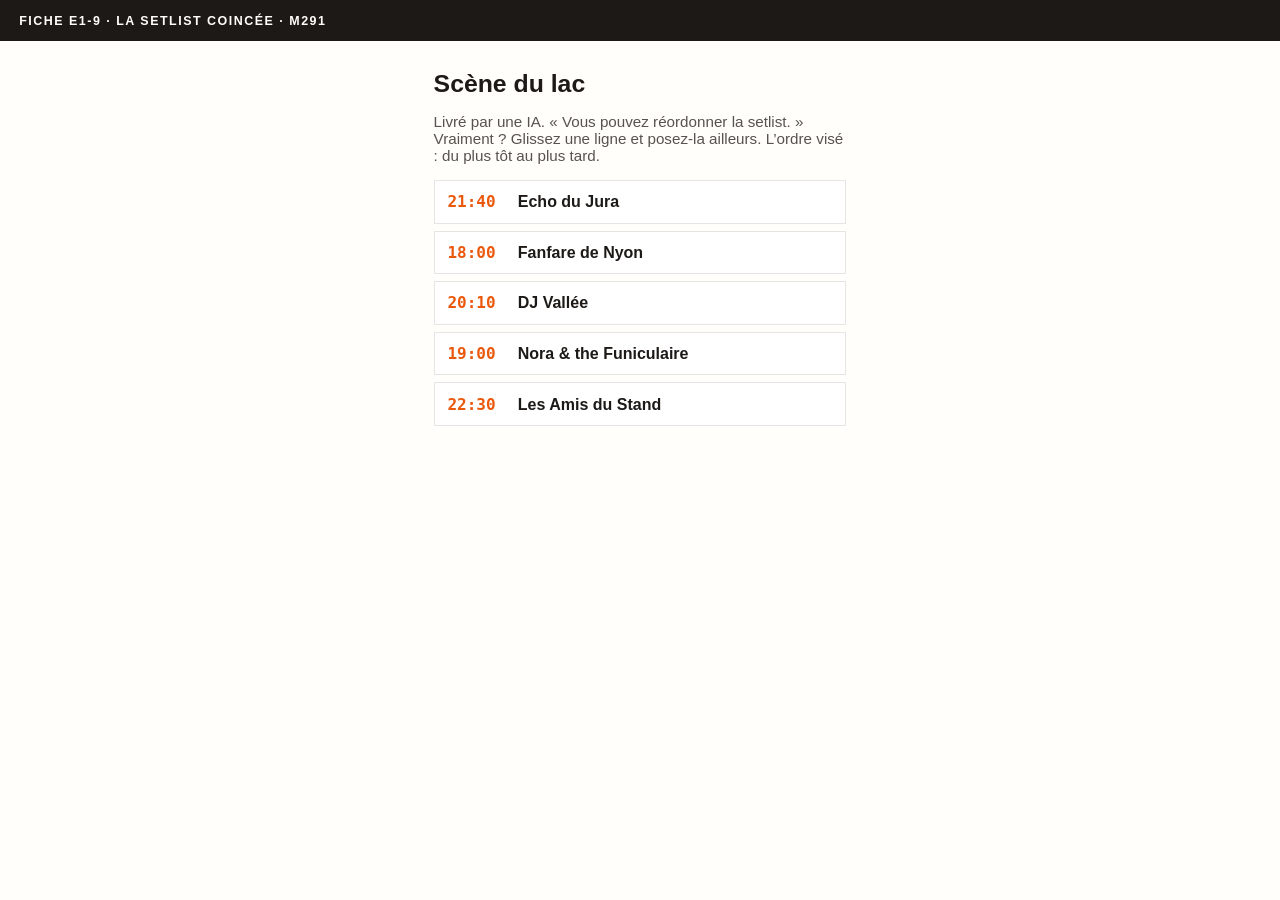
<file: e1-9-la-setlist-coincee/setlist.html>
<!DOCTYPE html>
<html lang="fr">
<head>
  <meta charset="utf-8">
  <meta name="viewport" content="width=device-width, initial-scale=1">
  <title>Setlist — e1-9 (version livrée par l’IA)</title>
  <style>
    :root { --ink:#1c1917; --band:#1c1917; --accent:#ea580c; --bg:#fffefa; --paper:#f5f5f4; }
    * { box-sizing: border-box; }
    body { margin:0; font-family: Arial, Helvetica, sans-serif; background:var(--bg); color:var(--ink); }
    header { background:var(--band); color:#fffefa; padding:0.85rem 1.2rem; letter-spacing:.12em; text-transform:uppercase; font-size:.78rem; font-weight:700; }
    main { max-width: 28rem; margin:0 auto; padding:1.6rem 1.1rem 3rem; }
    h1 { font-size:1.55rem; margin:.2rem 0 .4rem; }
    .note { color:#57534e; font-size:.95rem; margin-bottom:1rem; }
    ol { list-style:none; margin:0; padding:0; }
    li { display:flex; gap:.8rem; align-items:baseline; background:#fff; border:1px solid #e7e5e4; margin:0 0 .45rem; padding:.7rem .8rem; cursor:grab; }
    li:active { cursor:grabbing; }
    .heure { font-family: ui-monospace, monospace; font-weight:700; color:var(--accent); min-width:3.6rem; }
    .nom { font-weight:700; }
  </style>
</head>
<body>
  <header>Fiche e1-9 · La setlist coincée · M291</header>
  <main>
    <h1>Scène du lac</h1>
    <p class="note">Livré par une IA. « Vous pouvez réordonner la setlist. » Vraiment ? Glissez une ligne et posez-la ailleurs. L’ordre visé : du plus tôt au plus tard.</p>
    <ol id="liste">
      <li id="morceau-echo" draggable="true" data-heure="2140">
        <span class="heure">21:40</span>
        <span class="nom">Echo du Jura</span>
      </li>
      <li id="morceau-fanfare" draggable="true" data-heure="1800">
        <span class="heure">18:00</span>
        <span class="nom">Fanfare de Nyon</span>
      </li>
      <li id="morceau-dj" draggable="true" data-heure="2010">
        <span class="heure">20:10</span>
        <span class="nom">DJ Vallée</span>
      </li>
      <li id="morceau-nora" draggable="true" data-heure="1900">
        <span class="heure">19:00</span>
        <span class="nom">Nora &amp; the Funiculaire</span>
      </li>
      <li id="morceau-amis" draggable="true" data-heure="2230">
        <span class="heure">22:30</span>
        <span class="nom">Les Amis du Stand</span>
      </li>
    </ol>
  </main>
  <script>
    const liste = document.getElementById("liste");

    liste.addEventListener("dragstart", function (e) {
      const ligne = e.target.closest("li");
      if (!ligne) {
        return;
      }
      e.dataTransfer.setData("text/plain", ligne.id);
      console.log("prise :", ligne.id);
    });

    liste.addEventListener("dragover", function (e) {
      e.preventDefault();
    });

    liste.addEventListener("drop", function (e) {
      e.preventDefault();
      const id = e.dataTransfer.getData("text/plain");
      console.log("dépôt, id reçu :", id);
      const deplacee = document.getElementById(id);
      const cible = e.target.closest("li");
      if (deplacee && cible && deplacee !== cible) {
        const versLeBas = deplacee.compareDocumentPosition(cible) & Node.DOCUMENT_POSITION_FOLLOWING;
        liste.insertBefore(deplacee, versLeBas ? cible.nextSibling : cible);
      }
    });
  </script>
</body>
</html>
</file>
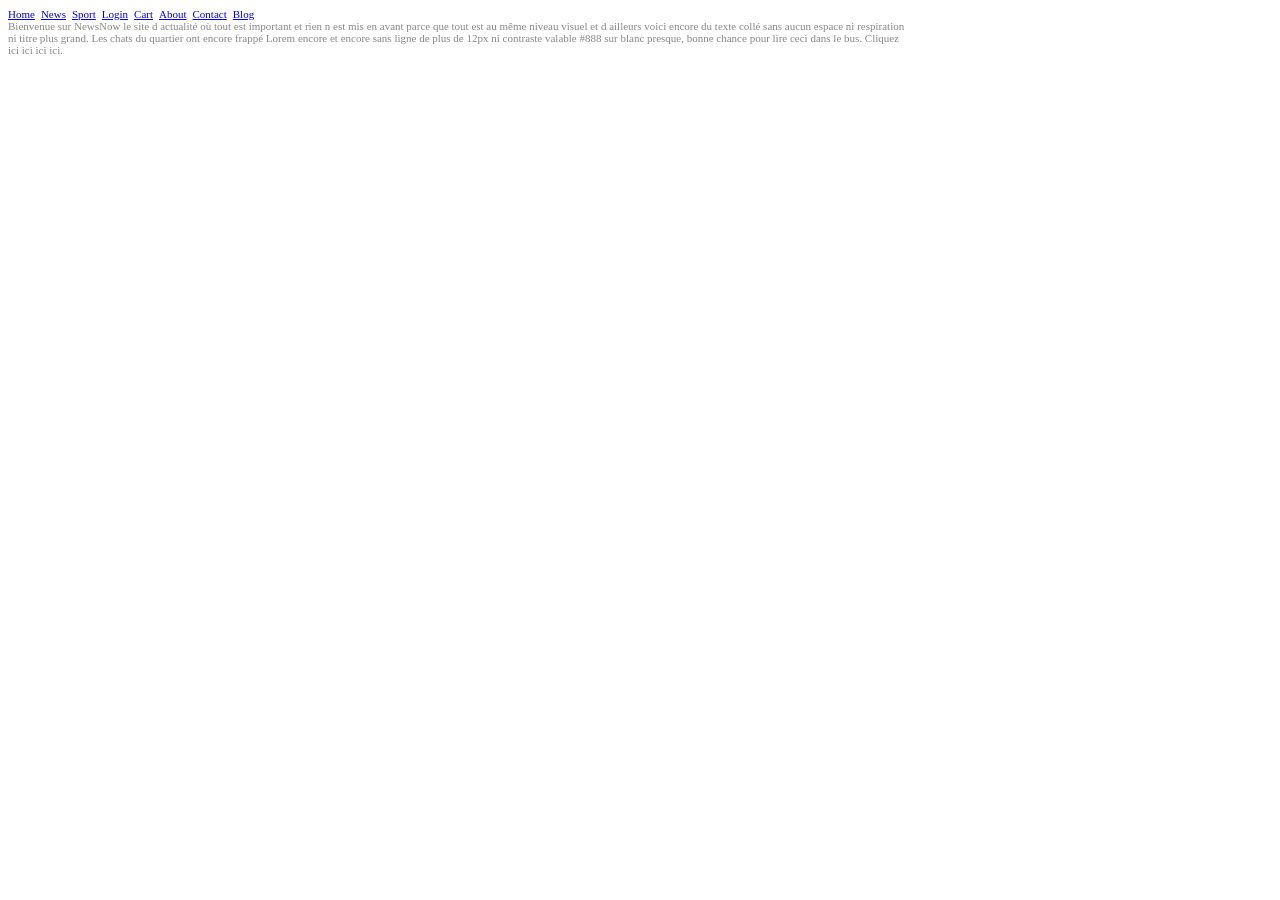
<file: e2-1-roast/01-mur-de-texte.html>
<!DOCTYPE html>
<html lang="fr" xmlns:mso="urn:schemas-microsoft-com:office:office" xmlns:msdt="uuid:C2F41010-65B3-11d1-A29F-00AA00C14882"><head><meta charset="utf-8"><title>NewsNow</title>
<style>body{font-family:Times;font-size:11px;color:#888;max-width:900px;margin:8px} h1,h2,h3,p,a{font-size:11px;font-weight:normal;display:inline} nav a{margin-right:6px}</style>
<!--[if gte mso 9]><xml>
<mso:CustomDocumentProperties>
<mso:xd_Signature msdt:dt="string"></mso:xd_Signature>
<mso:display_urn_x003a_schemas-microsoft-com_x003a_office_x003a_office_x0023_Editor msdt:dt="string">Marc D�nervaud</mso:display_urn_x003a_schemas-microsoft-com_x003a_office_x003a_office_x0023_Editor>
<mso:Order msdt:dt="string">10535000.0000000</mso:Order>
<mso:display_urn_x003a_schemas-microsoft-com_x003a_office_x003a_office_x0023_Author msdt:dt="string">Marc D�nervaud</mso:display_urn_x003a_schemas-microsoft-com_x003a_office_x003a_office_x0023_Author>
<mso:xd_ProgID msdt:dt="string"></mso:xd_ProgID>
<mso:_ExtendedDescription msdt:dt="string"></mso:_ExtendedDescription>
<mso:ComplianceAssetId msdt:dt="string"></mso:ComplianceAssetId>
<mso:TemplateUrl msdt:dt="string"></mso:TemplateUrl>
<mso:ContentTypeId msdt:dt="string">0x010100B084A62CD3C5F842BB23EB74256B6499</mso:ContentTypeId>
<mso:TriggerFlowInfo msdt:dt="string"></mso:TriggerFlowInfo>
<mso:_SourceUrl msdt:dt="string"></mso:_SourceUrl>
<mso:_SharedFileIndex msdt:dt="string"></mso:_SharedFileIndex>
</mso:CustomDocumentProperties>
</xml><![endif]-->
</head>
<body>
<nav><a href="#">Home</a><a href="#">News</a><a href="#">Sport</a><a href="#">Login</a><a href="#">Cart</a><a href="#">About</a><a href="#">Contact</a><a href="#">Blog</a></nav>
<h1>Bienvenue sur NewsNow le site d actualité où tout est important et rien n est mis en avant parce que tout est au même niveau visuel et d ailleurs voici encore du texte collé sans aucun espace ni respiration ni titre plus grand.</h1>
<h2>Les chats du quartier ont encore frappé</h2>
<p>Lorem encore et encore sans ligne de plus de 12px ni contraste valable #888 sur blanc presque, bonne chance pour lire ceci dans le bus. Cliquez ici ici ici ici.</p>
</body></html>
</file>
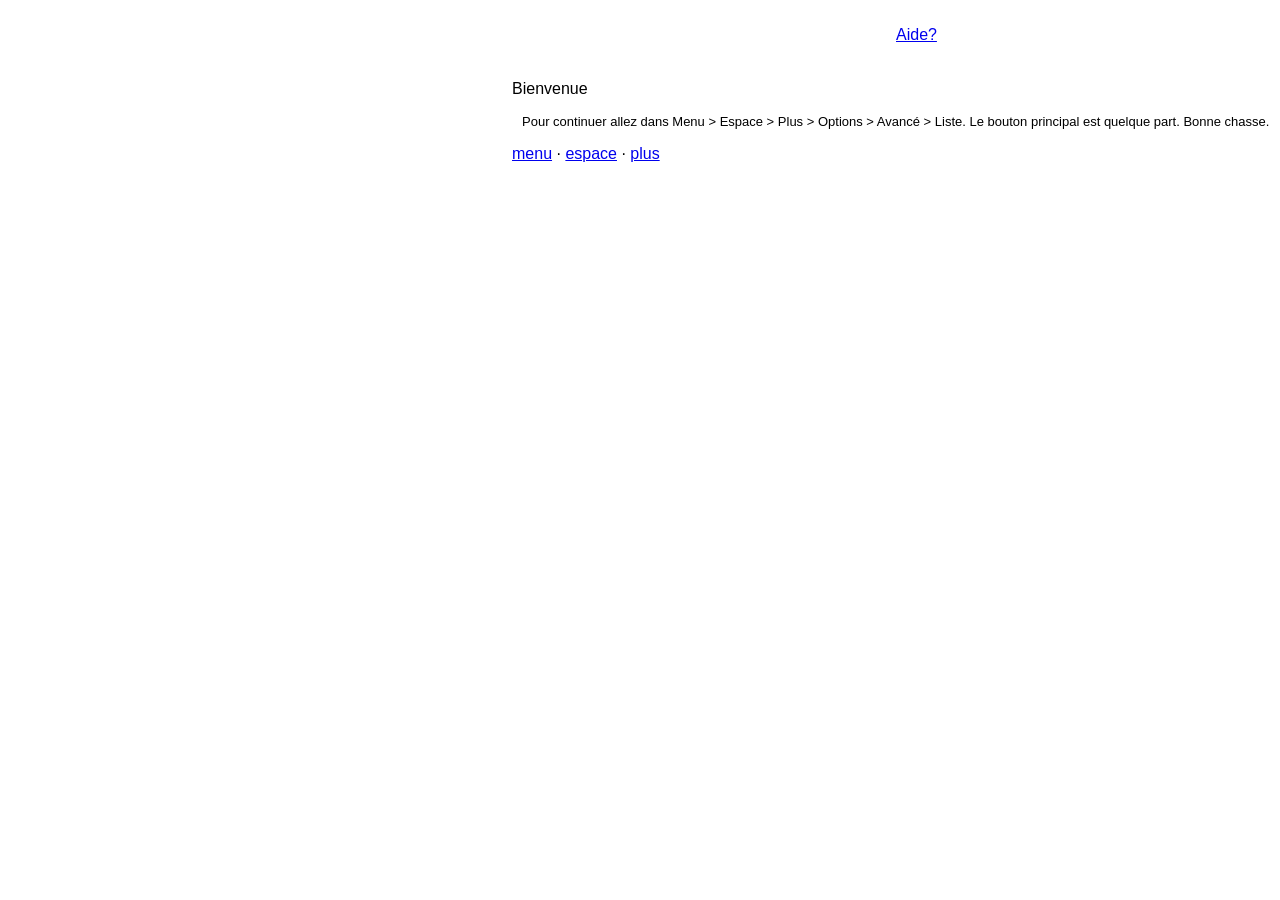
<file: e2-1-roast/02-labyrinthe.html>
<!DOCTYPE html>
<html lang="fr" xmlns:mso="urn:schemas-microsoft-com:office:office" xmlns:msdt="uuid:C2F41010-65B3-11d1-A29F-00AA00C14882"><head><meta charset="utf-8"><title>Portail</title>
<style>body{font-family:Arial;margin:0} .a{position:absolute;left:70%;top:10px} .b{margin:80px 0 0 40%} .c{margin-left:10px;font-size:13px}</style>
<!--[if gte mso 9]><xml>
<mso:CustomDocumentProperties>
<mso:xd_Signature msdt:dt="string"></mso:xd_Signature>
<mso:display_urn_x003a_schemas-microsoft-com_x003a_office_x003a_office_x0023_Editor msdt:dt="string">Marc D�nervaud</mso:display_urn_x003a_schemas-microsoft-com_x003a_office_x003a_office_x0023_Editor>
<mso:Order msdt:dt="string">10534800.0000000</mso:Order>
<mso:display_urn_x003a_schemas-microsoft-com_x003a_office_x003a_office_x0023_Author msdt:dt="string">Marc D�nervaud</mso:display_urn_x003a_schemas-microsoft-com_x003a_office_x003a_office_x0023_Author>
<mso:xd_ProgID msdt:dt="string"></mso:xd_ProgID>
<mso:_ExtendedDescription msdt:dt="string"></mso:_ExtendedDescription>
<mso:ComplianceAssetId msdt:dt="string"></mso:ComplianceAssetId>
<mso:TemplateUrl msdt:dt="string"></mso:TemplateUrl>
<mso:ContentTypeId msdt:dt="string">0x010100B084A62CD3C5F842BB23EB74256B6499</mso:ContentTypeId>
<mso:TriggerFlowInfo msdt:dt="string"></mso:TriggerFlowInfo>
<mso:_SourceUrl msdt:dt="string"></mso:_SourceUrl>
<mso:_SharedFileIndex msdt:dt="string"></mso:_SharedFileIndex>
</mso:CustomDocumentProperties>
</xml><![endif]-->
</head>
<body>
<p class="a"><a href="#">Aide?</a></p>
<div class="b"><p>Bienvenue</p><p class="c">Pour continuer allez dans Menu &gt; Espace &gt; Plus &gt; Options &gt; Avancé &gt; Liste. Le bouton principal est quelque part. Bonne chasse.</p>
<p><a href="#">menu</a> · <a href="#">espace</a> · <a href="#">plus</a></p></div>
</body></html>
</file>
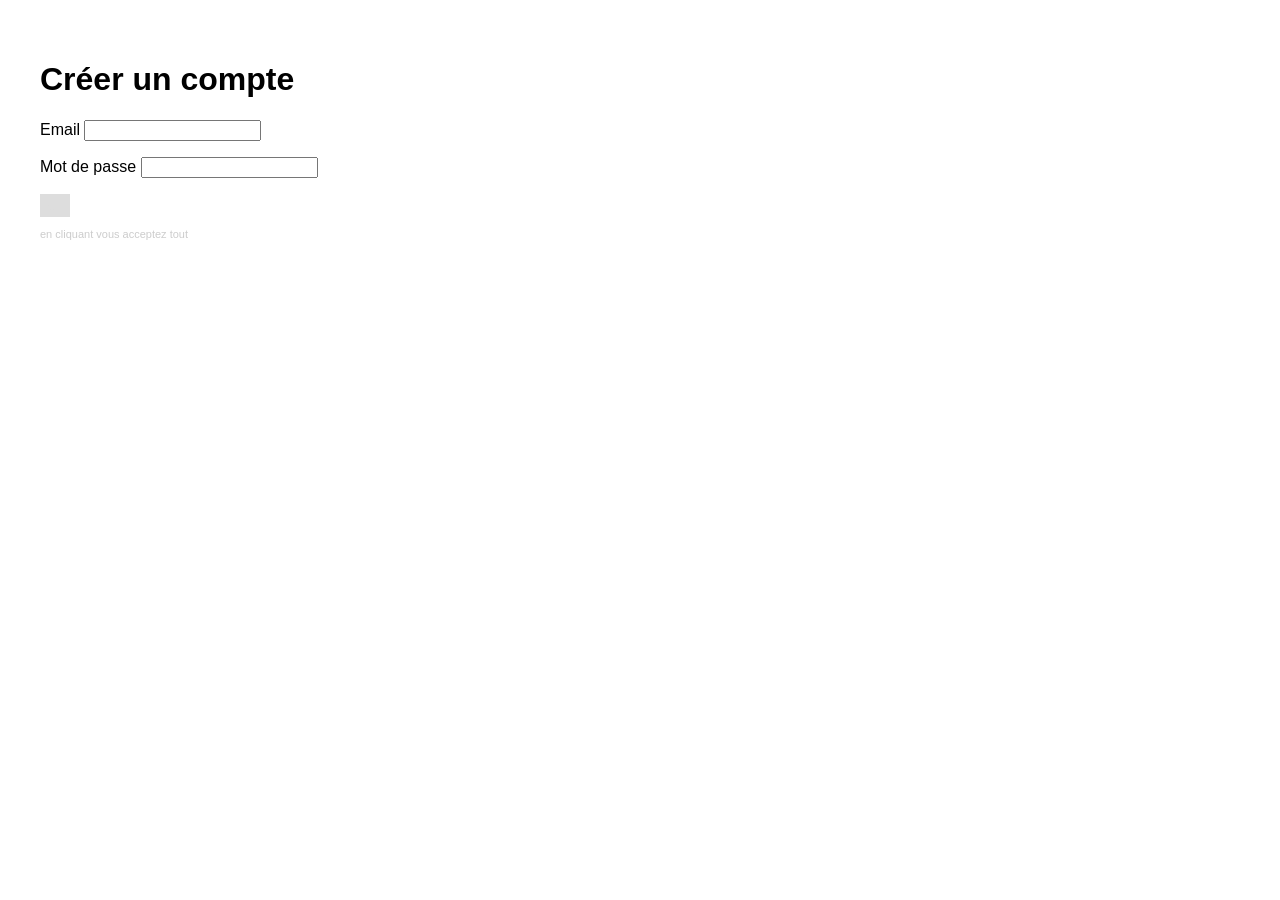
<file: e2-1-roast/03-silence.html>
<!DOCTYPE html>
<html lang="fr" xmlns:mso="urn:schemas-microsoft-com:office:office" xmlns:msdt="uuid:C2F41010-65B3-11d1-A29F-00AA00C14882"><head><meta charset="utf-8"><title>Compte</title>
<style>body{font-family:Arial;padding:2rem} button{background:#ddd;color:#ddd;border:0;padding:4px 8px}</style>
<!--[if gte mso 9]><xml>
<mso:CustomDocumentProperties>
<mso:xd_Signature msdt:dt="string"></mso:xd_Signature>
<mso:display_urn_x003a_schemas-microsoft-com_x003a_office_x003a_office_x0023_Editor msdt:dt="string">Marc D�nervaud</mso:display_urn_x003a_schemas-microsoft-com_x003a_office_x003a_office_x0023_Editor>
<mso:Order msdt:dt="string">10534900.0000000</mso:Order>
<mso:display_urn_x003a_schemas-microsoft-com_x003a_office_x003a_office_x0023_Author msdt:dt="string">Marc D�nervaud</mso:display_urn_x003a_schemas-microsoft-com_x003a_office_x003a_office_x0023_Author>
<mso:xd_ProgID msdt:dt="string"></mso:xd_ProgID>
<mso:_ExtendedDescription msdt:dt="string"></mso:_ExtendedDescription>
<mso:ComplianceAssetId msdt:dt="string"></mso:ComplianceAssetId>
<mso:TemplateUrl msdt:dt="string"></mso:TemplateUrl>
<mso:ContentTypeId msdt:dt="string">0x010100B084A62CD3C5F842BB23EB74256B6499</mso:ContentTypeId>
<mso:TriggerFlowInfo msdt:dt="string"></mso:TriggerFlowInfo>
<mso:_SourceUrl msdt:dt="string"></mso:_SourceUrl>
<mso:_SharedFileIndex msdt:dt="string"></mso:_SharedFileIndex>
</mso:CustomDocumentProperties>
</xml><![endif]-->
</head>
<body>
<h1>Créer un compte</h1>
<p>Email <input></p>
<p>Mot de passe <input type="password"></p>
<button type="button" id="x">ok</button>
<script>document.getElementById("x").onclick=function(){ /* rien. volontaire. */ }</script>
<p style="color:#ccc;font-size:11px">en cliquant vous acceptez tout</p>
</body></html>
</file>
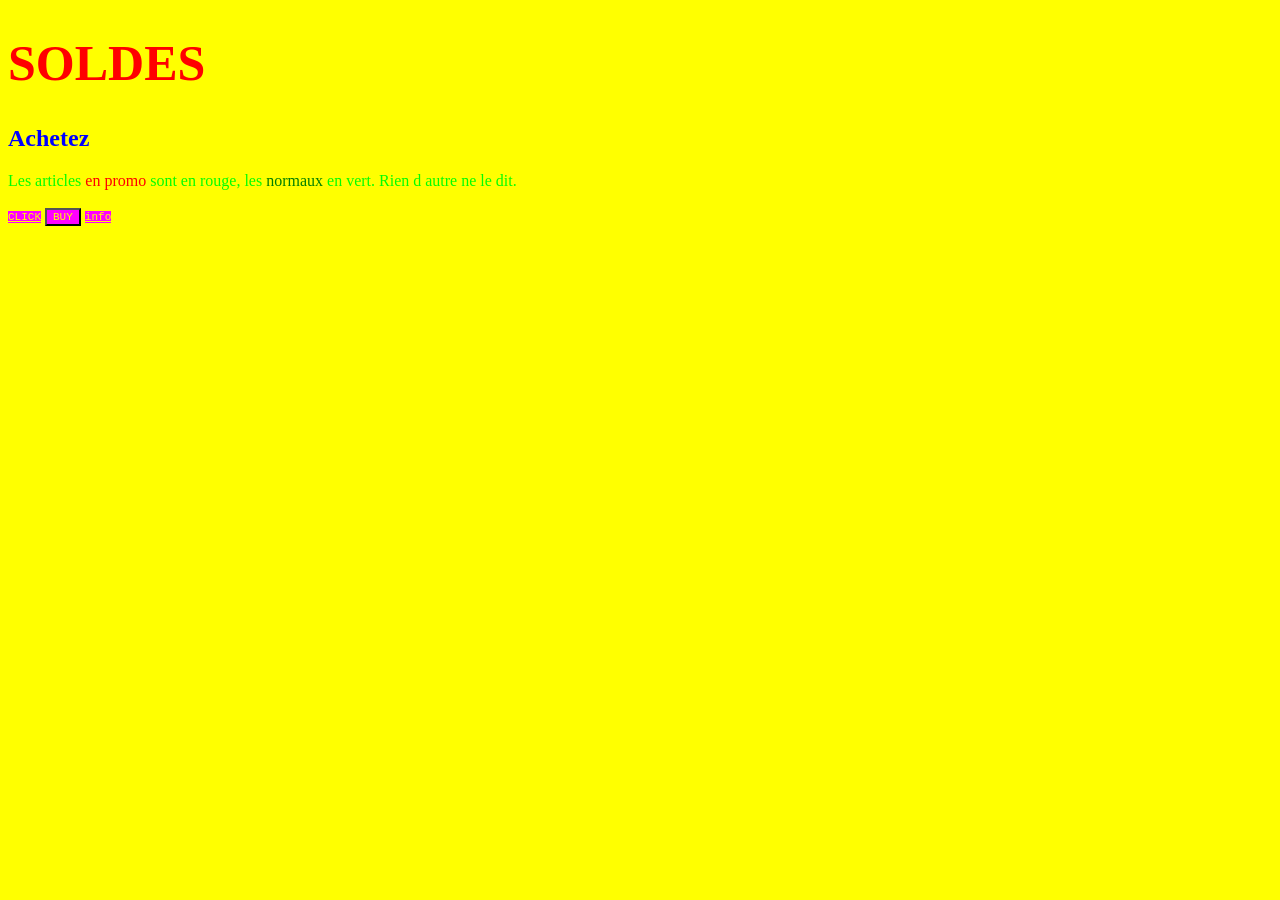
<file: e2-1-roast/04-carnaval.html>
<!DOCTYPE html>
<html lang="fr" xmlns:mso="urn:schemas-microsoft-com:office:office" xmlns:msdt="uuid:C2F41010-65B3-11d1-A29F-00AA00C14882"><head><meta charset="utf-8"><title>SHOP!!!</title>
<style>
body{font-family:Comic Sans MS, cursive;background:#ff0;color:#0f0}
h1{font-family:Impact;color:red;font-size:50px}
h2{font-family:Georgia;color:blue}
a,button{font-family:Courier;background:magenta;color:yellow;font-size:11px}
.prix{color:red} .old{color:green}
</style>
<!--[if gte mso 9]><xml>
<mso:CustomDocumentProperties>
<mso:xd_Signature msdt:dt="string"></mso:xd_Signature>
<mso:display_urn_x003a_schemas-microsoft-com_x003a_office_x003a_office_x0023_Editor msdt:dt="string">Marc D�nervaud</mso:display_urn_x003a_schemas-microsoft-com_x003a_office_x003a_office_x0023_Editor>
<mso:Order msdt:dt="string">10535100.0000000</mso:Order>
<mso:display_urn_x003a_schemas-microsoft-com_x003a_office_x003a_office_x0023_Author msdt:dt="string">Marc D�nervaud</mso:display_urn_x003a_schemas-microsoft-com_x003a_office_x003a_office_x0023_Author>
<mso:xd_ProgID msdt:dt="string"></mso:xd_ProgID>
<mso:_ExtendedDescription msdt:dt="string"></mso:_ExtendedDescription>
<mso:ComplianceAssetId msdt:dt="string"></mso:ComplianceAssetId>
<mso:TemplateUrl msdt:dt="string"></mso:TemplateUrl>
<mso:ContentTypeId msdt:dt="string">0x010100B084A62CD3C5F842BB23EB74256B6499</mso:ContentTypeId>
<mso:TriggerFlowInfo msdt:dt="string"></mso:TriggerFlowInfo>
<mso:_SourceUrl msdt:dt="string"></mso:_SourceUrl>
<mso:_SharedFileIndex msdt:dt="string"></mso:_SharedFileIndex>
</mso:CustomDocumentProperties>
</xml><![endif]-->
</head>
<body>
<h1>SOLDES</h1>
<h2>Achetez</h2>
<p>Les articles <span class="prix">en promo</span> sont en rouge, les <span class="old">normaux</span> en vert. Rien d autre ne le dit.</p>
<p><a href="#">CLICK</a> <button>BUY</button> <a href="#">info</a></p>
</body></html>
</file>
<file: e1-10-evaluation-formative/css/style.css>
:root {
  --ink: #fff7ed;
  --band: #111827;
  --accent: #fb923c;
  --accent2: #fbbf24;
  --bg: #0f172a;
  --paper: #1e293b;
  --card: #111827;
  --ok: #4ade80;
  --ok-bg: rgba(74, 222, 128, 0.14);
  --ko: #fb7185;
  --ko-bg: rgba(251, 113, 133, 0.16);
  --muted: #94a3b8;
  --code: #0b1220;
}
* { box-sizing: border-box; }
html, body { margin: 0; }
body {
  font-family: Arial, Helvetica, sans-serif;
  background: radial-gradient(1200px 500px at 10% -10%, #1e3a5f 0%, transparent 50%),
              radial-gradient(900px 400px at 110% 10%, #431407 0%, transparent 46%),
              var(--bg);
  color: var(--ink);
  min-height: 100vh;
  overflow-x: hidden;
}
.sky { position: fixed; inset: 0; pointer-events: none; z-index: 0; }
.glyph, .box-float {
  position: absolute;
  font-family: ui-monospace, Menlo, monospace;
  color: rgba(251, 146, 60, 0.18);
  font-weight: 700;
  animation: float 9s ease-in-out infinite;
}
.g1 { left: 6%; top: 18%; font-size: 4rem; animation-delay: 0s; }
.g2 { right: 8%; top: 28%; font-size: 3.4rem; animation-delay: -2s; }
.g3 { left: 18%; bottom: 12%; font-size: 2.6rem; animation-delay: -4s; }
.g4 { right: 16%; bottom: 18%; font-size: 1.8rem; animation-delay: -1s; }
.g5 { left: 46%; top: 8%; font-size: 2rem; color: rgba(74, 222, 128, 0.2); animation-delay: -3s; }
.g6 { right: 40%; bottom: 8%; font-size: 2.4rem; animation-delay: -5s; }
.box-float {
  left: 72%; top: 12%;
  border: 2px dashed rgba(251, 146, 60, 0.35);
  padding: 0.25rem 0.5rem;
  font-size: 0.75rem;
  letter-spacing: 0.12em;
  text-transform: uppercase;
}
@keyframes float {
  0%, 100% { transform: translateY(0) rotate(-4deg); }
  50% { transform: translateY(-14px) rotate(4deg); }
}
header {
  position: relative;
  z-index: 1;
  display: flex;
  justify-content: space-between;
  gap: 0.6rem;
  flex-wrap: wrap;
  background: rgba(15, 23, 42, 0.86);
  border-bottom: 1px solid rgba(251, 146, 60, 0.35);
  color: #fff7ed;
  padding: 0.75rem 1.2rem;
  letter-spacing: 0.1em;
  text-transform: uppercase;
  font-size: 0.72rem;
  font-weight: 700;
}
.badge-atelier { color: var(--accent); }
main {
  position: relative;
  z-index: 1;
  max-width: 44rem;
  margin: 0 auto;
  padding: 1.5rem 1.1rem 3.4rem;
}
.kicker {
  color: var(--accent);
  letter-spacing: 0.14em;
  text-transform: uppercase;
  font-size: 0.75rem;
  font-weight: 700;
  margin: 0 0 0.4rem;
}
h1 { font-size: 1.7rem; margin: 0.15rem 0 0.55rem; line-height: 1.2; }
.lead { color: var(--muted); margin-bottom: 1.1rem; line-height: 1.5; }
.machines {
  display: grid;
  grid-template-columns: repeat(3, 1fr);
  gap: 0.55rem;
  margin: 0 0 1.1rem;
}
.machine {
  background: rgba(17, 24, 39, 0.8);
  border: 1px solid rgba(251, 146, 60, 0.28);
  padding: 0.7rem 0.55rem;
  text-align: center;
  animation: pulse 3.6s ease-in-out infinite;
}
.machine:nth-child(2) { animation-delay: 0.4s; }
.machine:nth-child(3) { animation-delay: 0.8s; }
.machine .ico { display: block; font-size: 1.3rem; margin-bottom: 0.2rem; }
.machine strong { display: block; font-size: 0.92rem; }
.machine em { color: var(--muted); font-size: 0.78rem; font-style: normal; }
@keyframes pulse {
  0%, 100% { transform: translateY(0); border-color: rgba(251, 146, 60, 0.28); }
  50% { transform: translateY(-4px); border-color: rgba(251, 191, 36, 0.55); }
}
.card {
  background: rgba(17, 24, 39, 0.92);
  border: 1px solid rgba(148, 163, 184, 0.22);
  padding: 1.05rem 1.05rem 1.15rem;
  margin: 0 0 1rem;
  box-shadow: 0 12px 40px rgba(0, 0, 0, 0.28);
}
.quiz-card { animation: card-in 0.35s ease-out; }
@keyframes card-in {
  from { opacity: 0; transform: translateY(10px) scale(0.99); }
  to { opacity: 1; transform: none; }
}
.theme {
  color: var(--accent);
  font-size: 0.78rem;
  font-weight: 700;
  letter-spacing: 0.06em;
  text-transform: uppercase;
  margin: 0 0 0.45rem;
}
.progress {
  display: flex;
  justify-content: space-between;
  align-items: baseline;
  margin: 0 0 0.45rem;
  color: var(--muted);
  font-size: 0.92rem;
}
.bar {
  height: 0.45rem;
  background: rgba(15, 23, 42, 0.9);
  border: 1px solid rgba(251, 146, 60, 0.25);
  margin: 0 0 1rem;
  overflow: hidden;
}
.bar > span {
  display: block;
  height: 100%;
  background: linear-gradient(90deg, var(--accent), var(--accent2));
  width: 0;
  transition: width 0.4s ease;
}
.question { font-size: 1.12rem; font-weight: 700; margin: 0 0 0.85rem; line-height: 1.35; }
fieldset { border: 0; margin: 0; padding: 0; }
legend { position: absolute; width: 1px; height: 1px; overflow: hidden; clip: rect(0 0 0 0); }
label.choice {
  display: block;
  border: 1px solid rgba(148, 163, 184, 0.28);
  padding: 0.65rem 0.75rem;
  margin: 0 0 0.45rem;
  cursor: pointer;
  background: rgba(15, 23, 42, 0.55);
  transition: transform 0.15s ease, border-color 0.15s ease, background 0.15s ease;
}
label.choice:hover { border-color: var(--accent); transform: translateX(3px); }
label.choice input { margin-right: 0.55rem; }
label.choice.picked { border-color: var(--accent); background: rgba(251, 146, 60, 0.12); }
label.choice.good { border-color: var(--ok); background: var(--ok-bg); animation: pop 0.35s ease; }
label.choice.bad { border-color: var(--ko); background: var(--ko-bg); animation: shake 0.35s ease; }
label.choice.locked { cursor: default; transform: none; }
@keyframes pop {
  0% { transform: scale(0.98); }
  60% { transform: scale(1.02); }
  100% { transform: scale(1); }
}
@keyframes shake {
  0%, 100% { transform: translateX(0); }
  25% { transform: translateX(-5px); }
  75% { transform: translateX(5px); }
}
button {
  background: var(--accent);
  color: #1c1917;
  border: 0;
  padding: 0.55rem 0.95rem;
  font-weight: 700;
  cursor: pointer;
  font-size: 1rem;
  transition: transform 0.12s ease, filter 0.12s ease;
}
button:hover { filter: brightness(1.08); transform: translateY(-1px); }
button:disabled { opacity: 0.4; cursor: not-allowed; transform: none; filter: none; }
button.ghost {
  background: transparent;
  color: var(--ink);
  border: 1px solid rgba(148, 163, 184, 0.4);
}
button.ghost:hover { border-color: var(--accent); color: var(--accent); }
button.lancer {
  background: #0f172a;
  color: var(--accent2);
  border: 1px dashed var(--accent);
}
.row { display: flex; flex-wrap: wrap; gap: 0.45rem; margin-top: 0.85rem; }
.lab {
  margin: 0 0 1rem;
  border: 1px solid rgba(251, 191, 36, 0.28);
  background: var(--code);
  padding: 0.75rem 0.8rem 0.85rem;
}
.lab-head {
  display: flex;
  justify-content: space-between;
  align-items: center;
  gap: 0.5rem;
  color: var(--accent2);
  font-size: 0.75rem;
  letter-spacing: 0.08em;
  text-transform: uppercase;
  font-weight: 700;
  margin: 0 0 0.45rem;
}
.lab pre {
  margin: 0 0 0.55rem;
  overflow: auto;
  font-size: 0.82rem;
  line-height: 1.4;
  color: #e2e8f0;
  white-space: pre-wrap;
}
.lab-widgets { display: flex; flex-wrap: wrap; gap: 0.4rem; align-items: center; margin: 0 0 0.45rem; }
.lab-widgets input {
  font: inherit;
  padding: 0.35rem 0.45rem;
  border: 1px solid #475569;
  background: #0b1220;
  color: #fff7ed;
  min-width: 7rem;
}
.lab-screen, .lab-console {
  font-family: ui-monospace, Menlo, monospace;
  font-size: 0.85rem;
  padding: 0.4rem 0.5rem;
  margin-top: 0.35rem;
}
.lab-screen { background: #fff7ed; color: #1c1917; min-height: 1.6rem; }
.lab-console { background: #020617; color: #86efac; min-height: 1.4rem; }
.lab-list { list-style: none; margin: 0.4rem 0; padding: 0; }
.lab-list li {
  background: #1e293b;
  border: 1px solid #475569;
  padding: 0.45rem 0.55rem;
  margin: 0 0 0.3rem;
  cursor: grab;
  color: #fff7ed;
}
.lab-list li:active { cursor: grabbing; }
.md-preview {
  background: #fff7ed;
  color: #1c1917;
  padding: 0.55rem 0.65rem;
  margin-top: 0.4rem;
  min-height: 2.4rem;
}
.md-preview h1 { font-size: 1.2rem; margin: 0 0 0.3rem; color: #1c1917; }
.md-preview ul { margin: 0.2rem 0 0; padding-left: 1.1rem; }
.explain {
  margin-top: 0.95rem;
  padding: 0.8rem 0.85rem;
  background: rgba(15, 23, 42, 0.9);
  border-left: 3px solid var(--accent);
  line-height: 1.45;
  animation: card-in 0.3s ease;
}
.explain p { margin: 0 0 0.65rem; }
.explain p:last-child { margin: 0; }
.resultat {
  margin: 0.55rem 0 0.7rem;
  padding: 0.5rem 0.6rem;
  background: #0b1220;
  border: 1px solid rgba(74, 222, 128, 0.35);
  font-family: ui-monospace, Menlo, monospace;
  font-size: 0.88rem;
  white-space: pre-line;
}
.badge {
  display: inline-block;
  font-weight: 700;
  margin: 0 0 0.55rem;
}
.badge.ok { color: var(--ok); }
.badge.ko { color: var(--ko); }
.score {
  font-size: 2.6rem;
  font-weight: 700;
  margin: 0.2rem 0 0.6rem;
  color: var(--accent2);
}
.review { margin-top: 1.1rem; }
.review article {
  border-top: 1px solid rgba(148, 163, 184, 0.2);
  padding: 0.85rem 0 0.4rem;
}
.review .q { font-weight: 700; margin: 0 0 0.35rem; }
.muted { color: var(--muted); }
.hidden { display: none !important; }
.intro-list { margin: 0.4rem 0 1rem; padding-left: 1.2rem; color: var(--muted); }
.intro-list li { margin: 0 0 0.35rem; }
#confetti { position: fixed; inset: 0; pointer-events: none; z-index: 5; }
.confetti-bit {
  position: absolute;
  width: 8px;
  height: 12px;
  top: 35%;
  left: 50%;
  animation: confetti 0.9s ease-out forwards;
}
@keyframes confetti {
  to { transform: translate(var(--dx), var(--dy)) rotate(220deg); opacity: 0; }
}
@media (max-width: 640px) {
  .machines { grid-template-columns: 1fr; }
}
@media (prefers-reduced-motion: reduce) {
  *, *::before, *::after {
    animation: none !important;
    transition: none !important;
  }
}
</file>
<file: Ecran-accueil/style.css>
/* =========================================================
   PICKR — Écran d'accueil
   Mobile first (390 px) · 1 point de rupture à 700 px
   ========================================================= */

/* ---------- 1. Design tokens ---------- */
:root {
  /* Couleurs (palette du brief) */
  --color-bg: #0D1528;
  --color-surface: #142038;
  --color-text: #F3EFE4;
  --color-text-muted: #AAB4C8;
  --color-accent: #FFD23F;
  --color-erreur: #FF7A6B;
  --color-contour: #6A7DA3;
  --color-ligne: #26375A;
  --color-ombre: #070B16;

  /* Badges de statut */
  --badge-a-jouer: #8FB3FF;
  --badge-en-cours: #7EE0C3;
  --badge-termine: #C9D1E0;
  --badge-abandonne: var(--color-erreur);

  /* Typographie (2 polices) */
  --font-logo: "Silkscreen", "Courier New", monospace;
  --font-texte: "Archivo", Arial, sans-serif;
  --largeur-titre: 125%;

  --fs-petit: 0.875rem;
  --fs-base: 1rem;
  --fs-titre-carte: 1.375rem;
  --fs-titre-section: 1.75rem;
  --fs-jaquette: 1.5rem;
  --fs-logo: 1.75rem;

  /* Espacements (multiples de 4 px) */
  --space-1: 0.25rem;
  --space-2: 0.5rem;
  --space-3: 1rem;
  --space-4: 1.5rem;
  --space-5: 2rem;

  /* Composants */
  --bordure: 2px;
  --cible-min: 3rem;
  --ombre-carte: 6px 6px 0 var(--color-ombre);
  --largeur-max: 75rem;
  --hauteur-barre-filtres: 11rem;
}

/* ---------- 2. Base ---------- */
*,
*::before,
*::after {
  box-sizing: border-box;
  margin: 0;
}

body {
  font-family: var(--font-texte);
  font-size: var(--fs-base);
  line-height: 1.5;
  background-color: var(--color-bg);
  color: var(--color-text);
}

fieldset {
  border: 0;
  padding: 0;
  min-width: 0;
}

/* ---------- 3. En-tête ---------- */
.entete {
  display: grid;
  grid-template-areas:
    "logo"
    "compteur"
    "recherche";
  padding: var(--space-4) var(--space-3) var(--space-3);
}

.logo {
  grid-area: logo;
  font-family: var(--font-logo);
  font-size: var(--fs-logo);
  font-weight: 400;
  line-height: 1;
}

.entete__compteur {
  grid-area: compteur;
  margin-top: var(--space-2);
  color: var(--color-text-muted);
}

.recherche {
  grid-area: recherche;
  margin-top: var(--space-4);
}

.recherche__champ {
  appearance: none;
  width: 100%;
  min-height: var(--cible-min);
  padding: var(--space-3) var(--space-4);
  font: inherit;
  color: var(--color-text);
  background-color: var(--color-surface);
  border: var(--bordure) solid var(--color-contour);
  border-radius: 0;
}

.recherche__champ::placeholder {
  color: var(--color-text-muted);
}

.recherche__champ:focus-visible {
  outline: 3px solid var(--color-accent);
  outline-offset: 2px;
}

/* ---------- 4. Mise en page ---------- */
.page {
  /* place libre en bas pour ne pas cacher la dernière carte sous la barre */
  padding: 0 var(--space-3) var(--hauteur-barre-filtres);
}

/* ---------- 5. Filtres (mobile : barre fixe en bas) ---------- */
.filtres {
  position: fixed;
  inset: auto 0 0 0;
  z-index: 10;
  display: grid;
  grid-template-columns: repeat(4, 1fr);
  gap: var(--space-2);
  padding: var(--space-3);
  background-color: var(--color-bg);
  border-top: var(--bordure) solid var(--color-ligne);
}

.filtres__titre {
  grid-column: 1 / -1;
  font-size: var(--fs-petit);
  font-weight: 700;
  color: var(--color-text-muted);
}

.filtres__desktop,
.texte-desktop {
  display: none;
}

/* Plateformes : 1 toucher */
.plateformes {
  grid-column: 1 / -1;
  display: grid;
  grid-template-columns: repeat(4, 1fr);
  gap: var(--space-2);
}

.plateforme {
  display: flex;
  align-items: center;
  justify-content: center;
  gap: var(--space-3);
  min-height: var(--cible-min);
  background-color: var(--color-surface);
  border: var(--bordure) solid var(--color-contour);
  cursor: pointer;
}

.plateformes input:checked + .plateforme {
  background-color: var(--color-text);
  border-color: var(--color-text);
  color: var(--color-bg);
  font-weight: 700;
}

.plateformes input:focus-visible + .plateforme {
  outline: 3px solid var(--color-accent);
  outline-offset: 2px;
}

/* Panneaux Statut / Durée / Genre / Tri */
.panneau__bouton {
  display: flex;
  align-items: center;
  justify-content: center;
  gap: var(--space-2);
  min-height: var(--cible-min);
  background-color: var(--color-surface);
  border: var(--bordure) solid var(--color-contour);
  cursor: pointer;
  list-style: none;
}

.panneau__bouton::-webkit-details-marker {
  display: none;
}

/* petite flèche ▾ dessinée en CSS */
.panneau__bouton::after {
  content: "";
  width: 0.6em;
  height: 0.35em;
  background-color: currentColor;
  clip-path: polygon(0 0, 100% 0, 50% 100%);
}

.panneau[open] .panneau__bouton {
  border-color: var(--color-accent);
}

.panneau__bouton:focus-visible {
  outline: 3px solid var(--color-accent);
  outline-offset: 2px;
}

/* sur mobile, le panneau s'ouvre au-dessus de la barre */
.panneau__contenu {
  position: absolute;
  left: var(--space-3);
  right: var(--space-3);
  bottom: calc(100% + var(--space-2));
  display: grid;
  padding: var(--space-2) var(--space-3);
  background-color: var(--color-surface);
  border: var(--bordure) solid var(--color-contour);
}

.panneau__contenu label {
  display: flex;
  align-items: center;
  gap: var(--space-3);
  min-height: var(--cible-min);
  cursor: pointer;
}

.panneau__contenu input {
  width: 1.25rem;
  height: 1.25rem;
  accent-color: var(--color-accent);
}

/* ---------- 6. Liste et cartes ---------- */
.cartes {
  display: grid;
  grid-template-columns: repeat(auto-fill, minmax(16rem, 1fr));
  gap: var(--space-3);
  padding: 0;
  list-style: none;
}

.carte {
  position: relative;
  display: flex;
  flex-direction: column;
  background-color: var(--color-surface);
  border: var(--bordure) solid var(--color-ligne);
  transition: translate 0.12s steps(2), box-shadow 0.12s steps(2);
}

.carte:hover,
.carte:focus-within {
  translate: -4px -4px;
  box-shadow: var(--ombre-carte);
}

/* Jaquette provisoire : bande claire, motif pixel, bande sombre */
.jaquette {
  position: relative;
  display: flex;
  align-items: flex-end;
  aspect-ratio: 16 / 9;
  padding: var(--space-3) var(--space-4);
  overflow: hidden;
  background: linear-gradient(var(--j-haut) 0 28%, var(--j-bas) 28%);
}

.jaquette::before {
  content: "";
  position: absolute;
  inset: 28% 0 auto;
  height: 18%;
  background-image: var(--motif);
  background-size: var(--motif-taille);
}

/* pour les vraies images .webp plus tard */
img.jaquette {
  display: block;
  width: 100%;
  height: auto;
  padding: 0;
  object-fit: cover;
}

.jaquette__plateforme {
  position: absolute;
  top: var(--space-3);
  left: var(--space-3);
  padding: var(--space-1) var(--space-2);
  font-size: var(--fs-petit);
  font-weight: 700;
  background-color: var(--color-bg);
}

.jaquette__titre {
  position: relative;
  display: -webkit-box;
  -webkit-box-orient: vertical;
  -webkit-line-clamp: 2;
  overflow: hidden;
  overflow-wrap: anywhere;
  font-size: var(--fs-jaquette);
  font-weight: 800;
  font-stretch: var(--largeur-titre);
  line-height: 1;
  text-shadow: 3px 3px 0 var(--color-ombre);
}

/* Couleurs des jaquettes (variables locales) */
.jaquette--bleu   { --j-haut: #3A55B4; --j-bas: #19245A; }
.jaquette--vert   { --j-haut: #3B7D6E; --j-bas: #1B3B33; }
.jaquette--ocre   { --j-haut: #976E28; --j-bas: #4A3214; }
.jaquette--violet { --j-haut: #7F4399; --j-bas: #40195A; }
.jaquette--indigo { --j-haut: #5A4FC9; --j-bas: #25236B; }
.jaquette--brique { --j-haut: #B54E37; --j-bas: #5A2216; }

/* Motifs pixel */
.motif-trame {
  --motif: repeating-conic-gradient(var(--j-haut) 0 25%, var(--j-bas) 0 50%);
  --motif-taille: 4px 4px;
}

.motif-damier {
  --motif: repeating-conic-gradient(var(--j-haut) 0 25%, var(--j-bas) 0 50%);
  --motif-taille: 16px 16px;
}

.motif-rayures {
  --motif: repeating-linear-gradient(90deg, var(--j-haut) 0 14px, var(--j-bas) 14px 28px);
  --motif-taille: auto;
}

/* Corps de la carte */
.carte__corps {
  flex-grow: 1;
  display: flex;
  flex-direction: column;
  gap: var(--space-2);
  padding: var(--space-3) var(--space-4) var(--space-4);
}

.carte__titre {
  display: flex;
  align-items: center;
  gap: var(--space-2);
  font-size: var(--fs-titre-carte);
  font-weight: 800;
  font-stretch: var(--largeur-titre);
  line-height: 1.15;
}

/* curseur ▶ façon écran de sélection, au survol ou au focus */
.carte__titre::before {
  content: "";
  display: none;
  flex-shrink: 0;
  width: 0.7em;
  height: 0.8em;
  background-color: var(--color-accent);
  clip-path: polygon(0 0, 100% 50%, 0 100%);
}

.carte:hover .carte__titre::before,
.carte:focus-within .carte__titre::before {
  display: block;
}

.carte__lien {
  color: inherit;
  text-decoration: none;
}

/* toute la carte devient cliquable */
.carte__lien::after {
  content: "";
  position: absolute;
  inset: 0;
}

.carte__lien:focus-visible {
  outline: none;
}

.carte__lien:focus-visible::after {
  outline: 3px solid var(--color-accent);
  outline-offset: 3px;
}

.carte__meta {
  color: var(--color-text-muted);
}

.carte__pied {
  display: flex;
  align-items: center;
  justify-content: space-between;
  margin-top: auto;
}

.carte__voir {
  visibility: hidden;
  font-weight: 700;
  color: var(--color-accent);
}

.carte:hover .carte__voir,
.carte:focus-within .carte__voir {
  visibility: visible;
}

/* ---------- 7. Badges de statut ---------- */
.badge {
  display: inline-block;
  padding: var(--space-1) var(--space-3);
  font-size: var(--fs-petit);
  font-weight: 700;
  border: var(--bordure) solid;
}

.badge--a-jouer {
  color: var(--badge-a-jouer);
  border-color: currentColor;
}

.badge--en-cours {
  color: var(--color-bg);
  background-color: var(--badge-en-cours);
  border-color: var(--badge-en-cours);
}

.badge--termine {
  color: var(--color-bg);
  background-color: var(--badge-termine);
  border-color: var(--badge-termine);
}

.badge--abandonne {
  color: var(--badge-abandonne);
  border-color: currentColor;
  border-style: dashed;
}

/* ---------- États de chargement, vide et erreur ---------- */
.etat-chargement,
.etat-vide,
.etat-erreur {
  grid-column: 1 / -1;
  padding: var(--space-4);
  background-color: var(--color-surface);
  border: var(--bordure) solid var(--color-ligne);
}

.etat-chargement,
.etat-vide {
  color: var(--color-text-muted);
}

.etat-erreur {
  color: var(--color-erreur);
  border-color: currentColor;
}

/* ---------- 8. Utilitaires ---------- */
.sr-only,
.sr-only-mobile {
  position: absolute;
  width: 1px;
  height: 1px;
  margin: -1px;
  padding: 0;
  overflow: hidden;
  clip-path: inset(50%);
  white-space: nowrap;
  border: 0;
}

/* =========================================================
   9. Point de rupture unique : 700 px et plus
   ========================================================= */
@media (min-width: 700px) {

  /* les éléments masqués sur mobile réapparaissent */
  .sr-only-mobile {
    position: static;
    width: auto;
    height: auto;
    margin: 0;
    overflow: visible;
    clip-path: none;
    white-space: normal;
  }

  .filtres__desktop,
  .texte-desktop {
    display: block;
  }

  .texte-mobile {
    display: none;
  }

  /* En-tête sur une ligne */
  .entete {
    grid-template-areas: "logo recherche compteur";
    grid-template-columns: auto minmax(0, 42rem) auto;
    justify-content: space-between;
    align-items: center;
    column-gap: var(--space-5);
    padding: var(--space-4) var(--space-5);
    border-bottom: var(--bordure) solid var(--color-ligne);
  }

  .entete__compteur,
  .recherche {
    margin-top: 0;
  }

  /* Barre latérale (≈ 3 colonnes) + liste (≈ 9 colonnes) */
  .page {
    display: grid;
    grid-template-columns: minmax(13rem, 3fr) 9fr;
    gap: var(--space-5);
    max-width: var(--largeur-max);
    margin-inline: auto;
    padding: var(--space-5) var(--space-4);
  }

  /* Filtres : la barre fixe devient une colonne */
  .filtres {
    position: sticky;
    top: var(--space-4);
    align-self: start;
    display: flex;
    flex-direction: column;
    gap: var(--space-3);
    padding: 0;
    background-color: transparent;
    border: 0;
  }

  .filtres__titre {
    font-size: var(--fs-titre-section);
    font-weight: 800;
    font-stretch: var(--largeur-titre);
    color: var(--color-text);
  }

  .filtres__groupe {
    margin: var(--space-3) 0 var(--space-2);
    font-weight: 700;
    color: var(--color-text-muted);
  }

  .plateformes {
    grid-template-columns: 1fr;
  }

  .plateforme {
    justify-content: flex-start;
    padding-inline: var(--space-4);
  }

  /* rond de bouton radio dessiné en CSS */
  .plateforme::before {
    content: "";
    width: 1.25rem;
    height: 1.25rem;
    border: var(--bordure) solid currentColor;
    border-radius: 50%;
  }

  .plateformes input:checked + .plateforme::before {
    background: radial-gradient(currentColor 0 40%, transparent 45%);
  }

  .panneau__bouton {
    justify-content: space-between;
    padding-inline: var(--space-4);
  }

  /* le panneau s'ouvre sous son bouton, dans la colonne */
  .panneau__contenu {
    position: static;
    border-top: 0;
  }

  .filtres__effacer {
    align-self: flex-start;
    min-height: var(--cible-min);
    margin-top: var(--space-4);
    padding: 0;
    font: inherit;
    color: var(--color-accent);
    text-decoration: underline;
    text-underline-offset: 4px;
    background: none;
    border: 0;
    cursor: pointer;
  }

  .filtres__effacer:focus-visible {
    outline: 3px solid var(--color-accent);
    outline-offset: 2px;
  }

  /* Liste */
  .bibliotheque__entete {
    display: flex;
    align-items: baseline;
    justify-content: space-between;
    margin-bottom: var(--space-4);
  }

  .bibliotheque__titre {
    font-size: var(--fs-titre-section);
    font-weight: 800;
    font-stretch: var(--largeur-titre);
  }

  .bibliotheque__tri {
    color: var(--color-text-muted);
  }

  .cartes {
    gap: var(--space-4);
  }
}

/* Accessibilité : pas de mouvement si l'utilisateur l'a désactivé */
@media (prefers-reduced-motion: reduce) {
  .carte {
    transition: none;
  }
}
</file>
